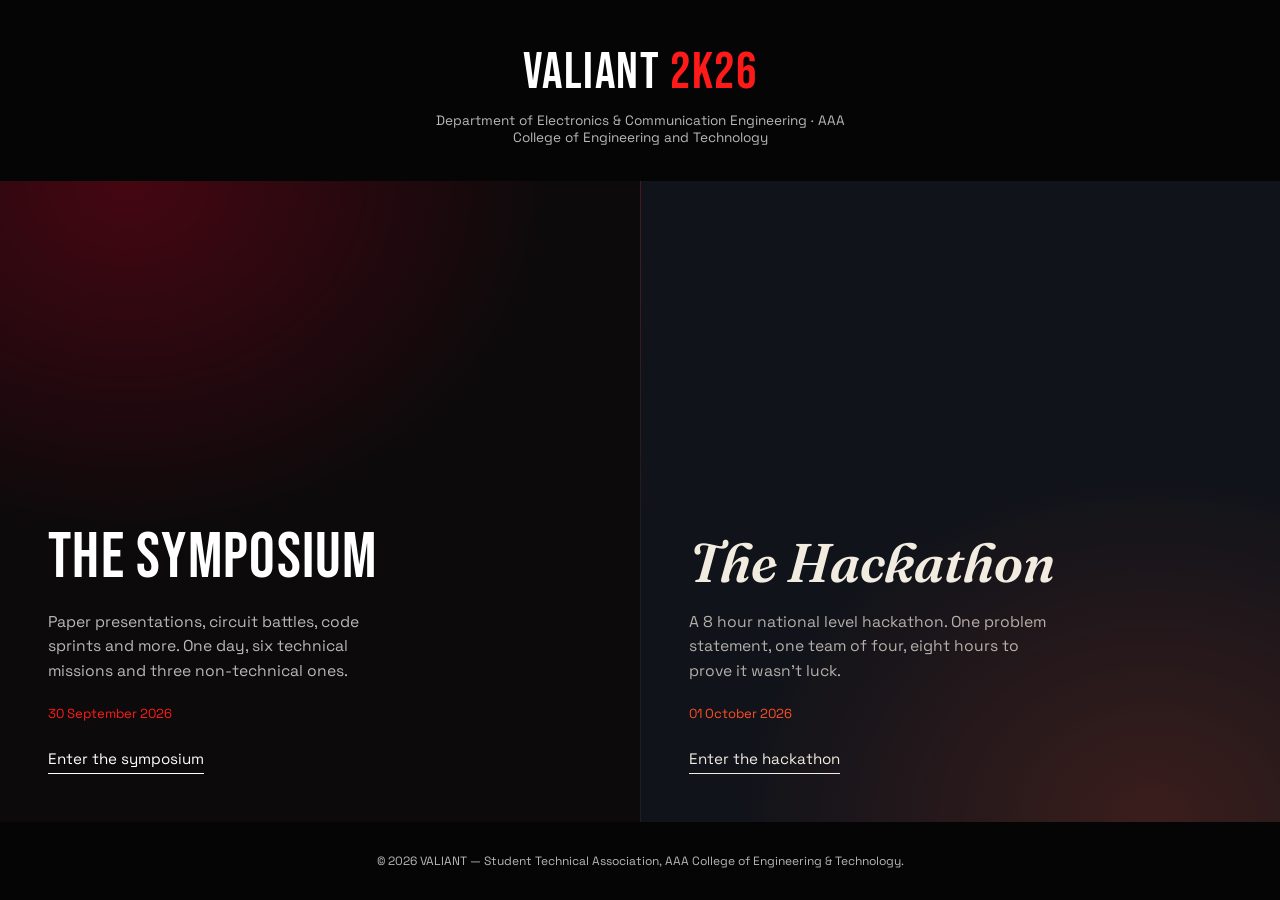
<file: index.html>
<!DOCTYPE html>
<html lang="en">
<head>
<meta charset="UTF-8">
<meta name="viewport" content="width=device-width, initial-scale=1.0">
<title>VALIANT 2K26 — Department of ECE, AAA College of Engineering &amp; Technology</title>
<meta name="description" content="VALIANT 2K26 — choose the Technical Symposium or the 24-hour National Level Hackathon, both by the Department of Electronics & Communication Engineering, AAA College of Engineering and Technology.">
<link rel="preconnect" href="https://fonts.googleapis.com">
<link rel="preconnect" href="https://fonts.gstatic.com" crossorigin>
<link href="https://fonts.googleapis.com/css2?family=Bebas+Neue&family=Fraunces:opsz,wght@9..144,400;9..144,500;9..144,600&family=Space+Grotesk:wght@400;500;600&display=swap" rel="stylesheet">
<link rel="stylesheet" href="landing-style.css">
</head>
<body>

<header class="brand-mark">
  <p class="brand-name">Valiant <em>2K26</em></p>
  <p class="brand-dept">Department of Electronics &amp; Communication Engineering &middot; AAA College of Engineering and Technology</p>
</header>

<main class="split">

  <a href="symposium.html" class="panel panel-symposium">
    <div class="panel-inner">
      <h2 class="panel-title">The Symposium</h2>
      <p class="panel-copy">Paper presentations, circuit battles, code sprints and more. One day, six technical missions and three non-technical ones.</p>
      <p class="panel-date">30 September 2026</p>
      <span class="panel-cta">Enter the symposium</span>
    </div>
  </a>

  <a href="hackathon.html" class="panel panel-hackathon">
    <div class="panel-inner">
      <h2 class="panel-title">The Hackathon</h2>
      <p class="panel-copy">A 8 hour national level hackathon. One problem statement, one team of four, eight hours to prove it wasn't luck.</p>
      <p class="panel-date">01 October 2026</p>
      <span class="panel-cta">Enter the hackathon</span>
    </div>
  </a>

</main>

<footer class="landing-footer">
  <p>&copy; 2026 VALIANT — Student Technical Association, AAA College of Engineering &amp; Technology.</p>
</footer>

</body>
</html>
</file>
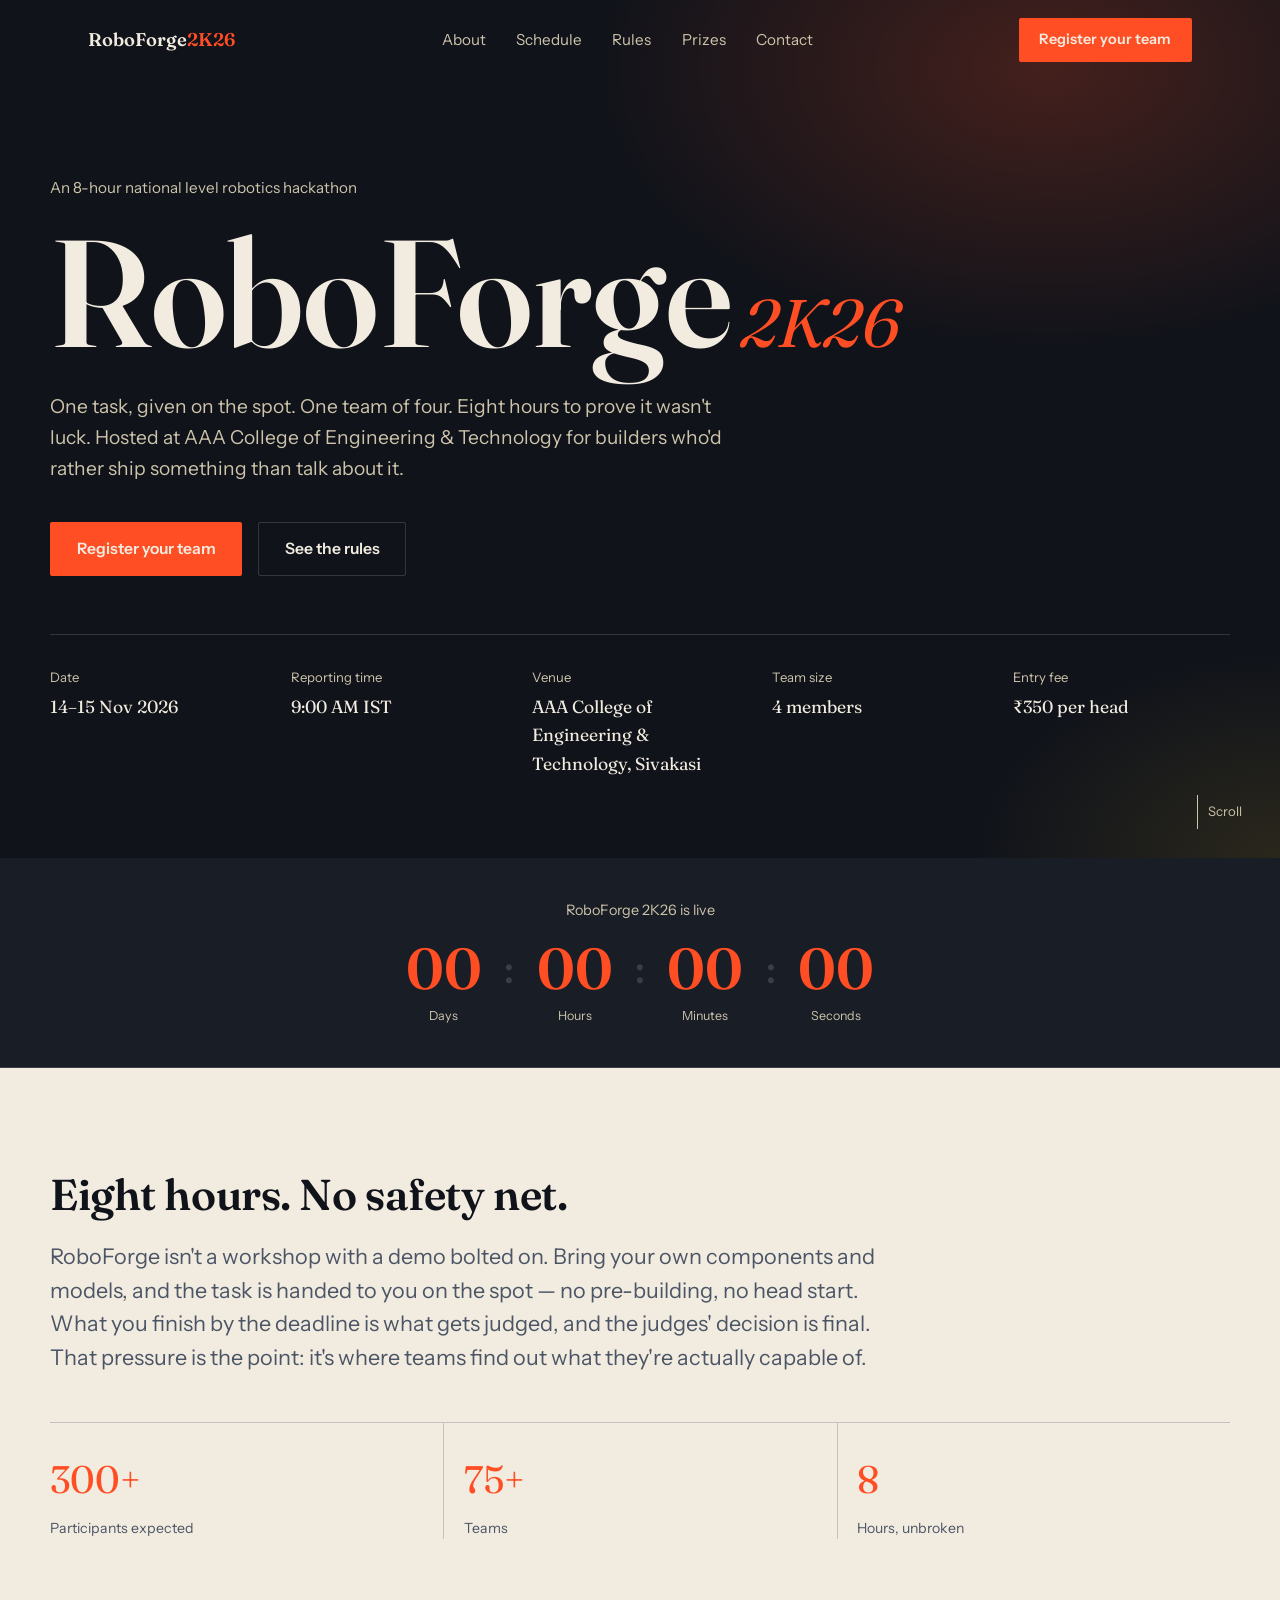
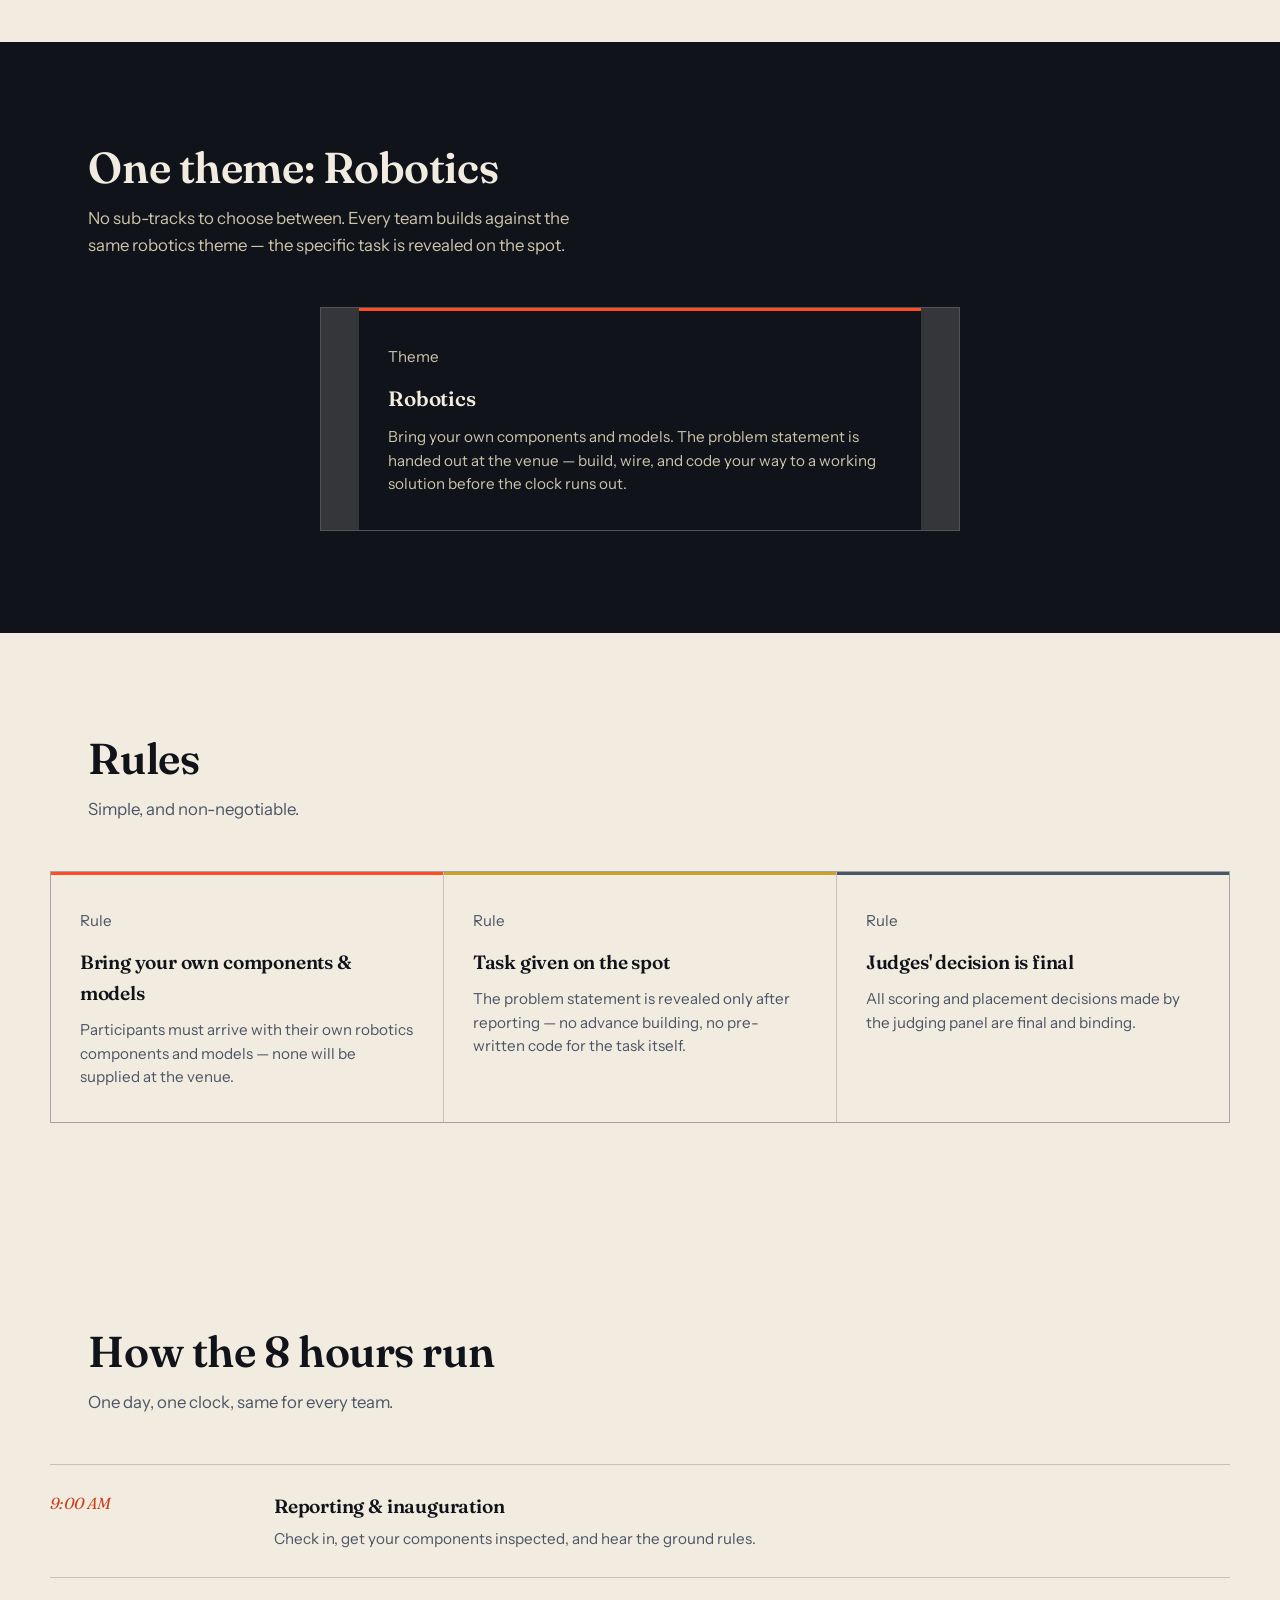
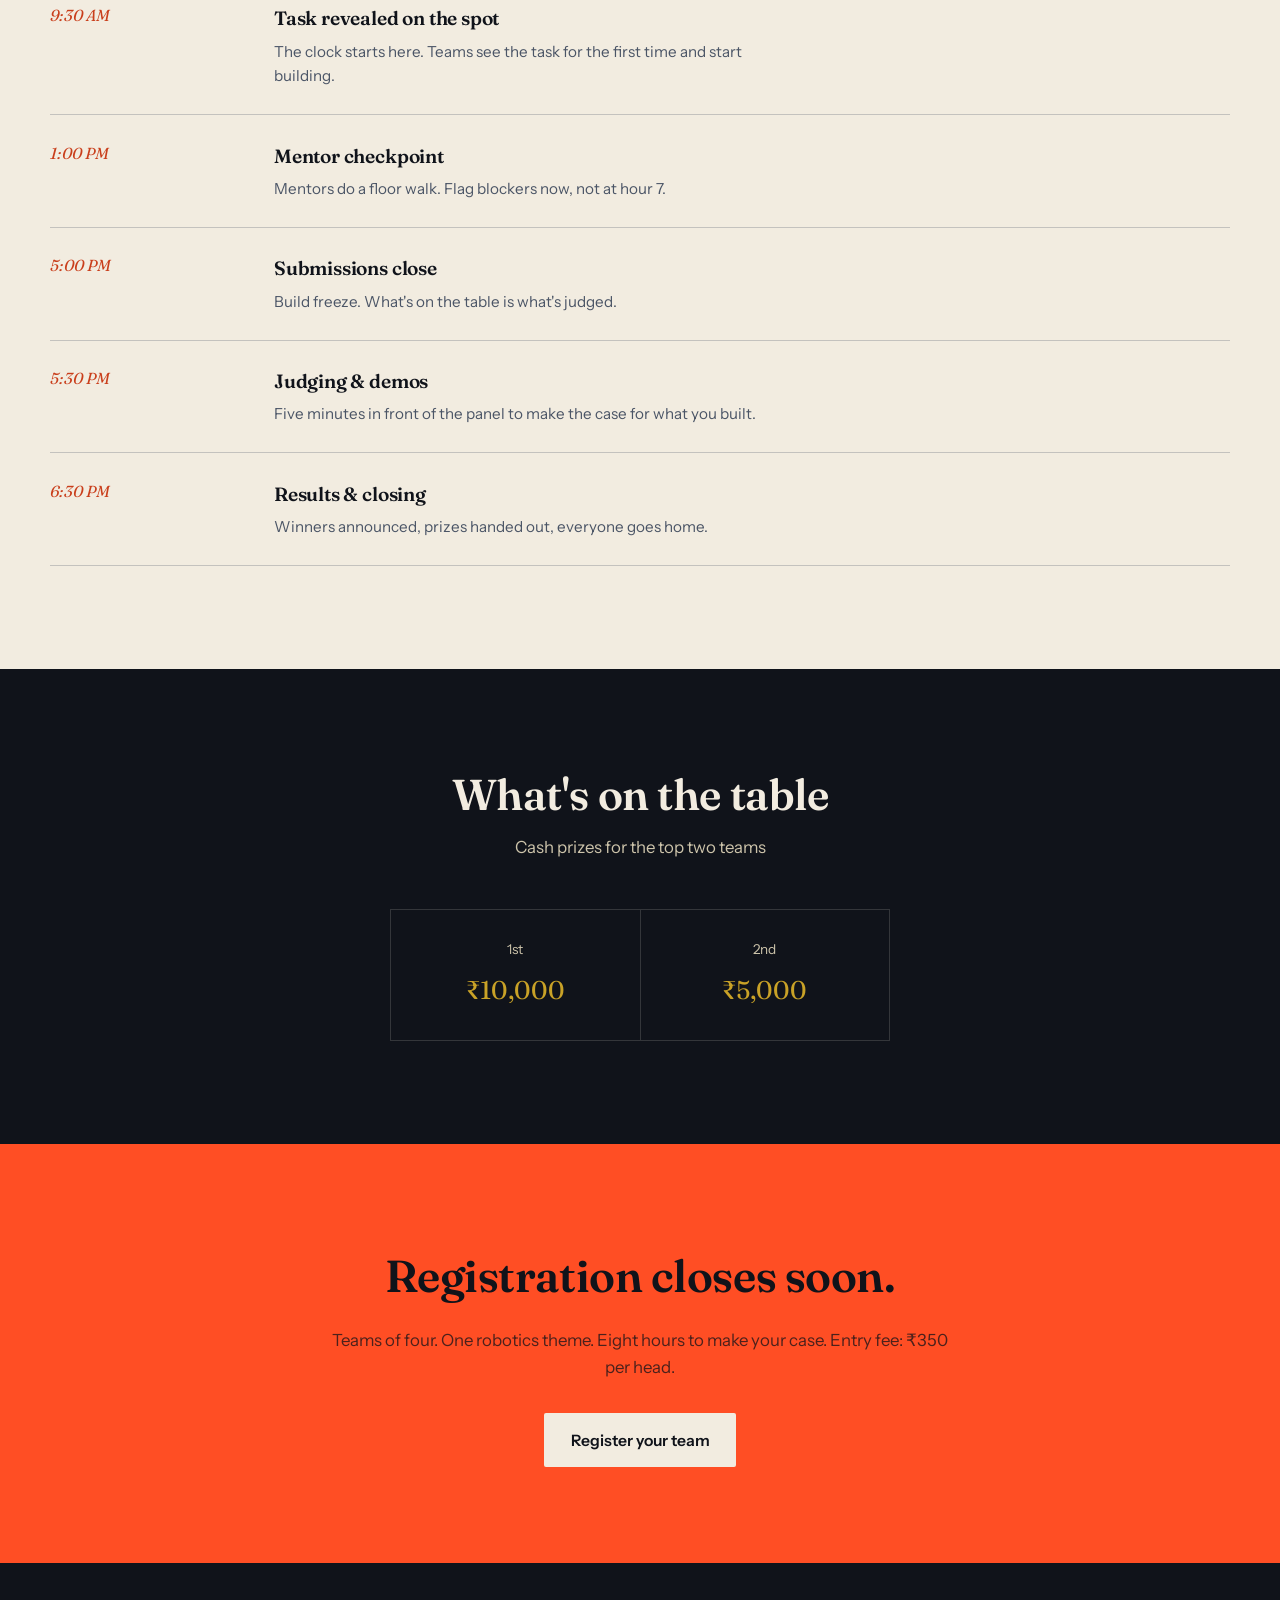
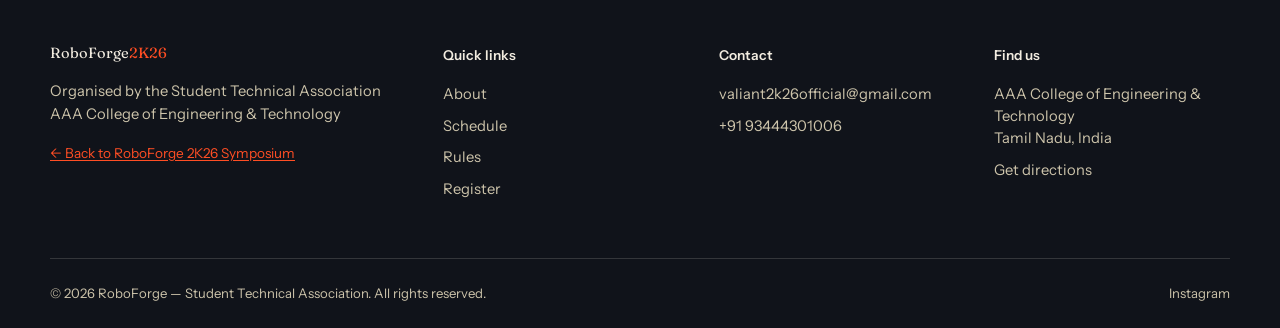
<file: hackathon.html>
<!DOCTYPE html>
<html lang="en">
<head>
<meta charset="UTF-8">
<meta name="viewport" content="width=device-width, initial-scale=1.0">
<title>ROBOFORGE NATIONAL LEVEL TECHNICAL HACKATHON - 2K26</title>
<meta name="description" content="RoboForge 2K26 — an 8-hour national level robotics hackathon. Bring your build, take on the task.">
<link rel="preconnect" href="https://fonts.googleapis.com">
<link rel="preconnect" href="https://fonts.gstatic.com" crossorigin>
<link href="https://fonts.googleapis.com/css2?family=Fraunces:opsz,wght@9..144,400;9..144,500;9..144,600;9..144,700;9..144,900&family=Instrument+Sans:wght@400;500;600;700&display=swap" rel="stylesheet">
<link rel="stylesheet" href="hackathon-style.css">
</head>
<body>

<!-- ============ NAV ============ -->
<header class="nav" id="nav">
  <div class="nav-inner">
    <a href="#top" class="nav-mark">RoboForge<span>2K26</span></a>

    <nav class="nav-links" id="navLinks">
      <a href="#about">About</a>
      <a href="#timeline">Schedule</a>
      <a href="#rules">Rules</a>
      <a href="#prizes">Prizes</a>
      <a href="#contact">Contact</a>
    </nav>

    <div class="nav-actions">
      <!-- EDIT ME: replace with your real Google Form / registration link -->
      <a href="#register" class="btn btn-ember nav-cta">Register your team</a>
      <button class="nav-toggle" id="navToggle" aria-label="Toggle menu" aria-expanded="false">
        <span></span><span></span><span></span>
      </button>
    </div>
  </div>
</header>

<main id="top">

  <!-- ============ HERO ============ -->
  <section class="hero">
    <div class="hero-inner">
      <p class="hero-kicker">An 8-hour national level robotics hackathon</p>

      <h1 class="hero-title">
        <span class="hero-title-main">RoboForge</span>
        <span class="hero-title-year">2K26</span>
      </h1>

      <p class="hero-sub">
        One task, given on the spot. One team of four. Eight hours to prove
        it wasn't luck. Hosted at AAA College of Engineering &amp; Technology
        for builders who'd rather ship something than talk about it.
      </p>

      <div class="hero-cta-row">
        <a href="#register" class="btn btn-ember">Register your team</a>
        <a href="#rules" class="btn btn-ghost">See the rules</a>
      </div>

      <dl class="hero-meta">
        <div class="hero-meta-item">
          <dt>Date</dt>
          <!-- EDIT ME: confirm the real event date -->
          <dd>14–15 Nov 2026</dd>
        </div>
        <div class="hero-meta-item">
          <dt>Reporting time</dt>
          <dd>9:00 AM IST</dd>
        </div>
        <div class="hero-meta-item">
          <dt>Venue</dt>
          <dd>AAA College of Engineering &amp; Technology, Sivakasi</dd>
        </div>
        <div class="hero-meta-item">
          <dt>Team size</dt>
          <dd>4 members</dd>
        </div>
        <div class="hero-meta-item">
          <dt>Entry fee</dt>
          <dd>&#8377;350 per head</dd>
        </div>
      </dl>
    </div>

    <div class="hero-scroll" aria-hidden="true">
      <span></span>
      <p>Scroll</p>
    </div>
  </section>

  <!-- ============ COUNTDOWN ============ -->
  <section class="countdown" id="countdown">
    <p class="countdown-label">Reporting closes in</p>
    <div class="countdown-clock" id="countdownClock">
      <div class="clock-unit">
        <span class="clock-num" id="cd-days">00</span>
        <span class="clock-word">Days</span>
      </div>
      <span class="clock-sep">:</span>
      <div class="clock-unit">
        <span class="clock-num" id="cd-hours">00</span>
        <span class="clock-word">Hours</span>
      </div>
      <span class="clock-sep">:</span>
      <div class="clock-unit">
        <span class="clock-num" id="cd-mins">00</span>
        <span class="clock-word">Minutes</span>
      </div>
      <span class="clock-sep">:</span>
      <div class="clock-unit">
        <span class="clock-num" id="cd-secs">00</span>
        <span class="clock-word">Seconds</span>
      </div>
    </div>
  </section>

  <!-- ============ ABOUT ============ -->
  <section class="about" id="about">
    <div class="about-inner">
      <h2 class="section-title">Eight hours. No safety net.</h2>
      <p class="about-lead">
        RoboForge isn't a workshop with a demo bolted on. Bring your own
        components and models, and the task is handed to you on the spot —
        no pre-building, no head start. What you finish by the deadline is
        what gets judged, and the judges' decision is final. That pressure
        is the point: it's where teams find out what they're actually
        capable of.
      </p>
      <div class="about-stats">
        <div class="stat">
          <!-- EDIT ME: fill in real numbers as registrations come in -->
          <span class="stat-num">300+</span>
          <span class="stat-word">Participants expected</span>
        </div>
        <div class="stat">
          <span class="stat-num">75+</span>
          <span class="stat-word">Teams</span>
        </div>
        <div class="stat">
          <span class="stat-num">8</span>
          <span class="stat-word">Hours, unbroken</span>
        </div>
      </div>
    </div>
  </section>

  <!-- ============ THEME ============ -->
  <section class="tracks" id="theme">
    <div class="section-head">
      <h2 class="section-title">One theme: Robotics</h2>
      <p class="section-sub">No sub-tracks to choose between. Every team builds against the same robotics theme — the specific task is revealed on the spot.</p>
    </div>

    <div class="track-grid track-grid--single">
      <article class="track-card" style="--accent:#FF4E24">
        <p class="track-index">Theme</p>
        <h3>Robotics</h3>
        <p>Bring your own components and models. The problem statement is handed out at the venue — build, wire, and code your way to a working solution before the clock runs out.</p>
      </article>
    </div>
  </section>

  <!-- ============ RULES ============ -->
  <section class="rules" id="rules">
    <div class="section-head">
      <h2 class="section-title">Rules</h2>
      <p class="section-sub">Simple, and non-negotiable.</p>
    </div>

    <ul class="rules-list">
      <li class="rule-item" style="--accent:#FF4E24">
        <p class="track-index">Rule</p>
        <h3>Bring your own components &amp; models</h3>
        <p>Participants must arrive with their own robotics components and models — none will be supplied at the venue.</p>
      </li>
      <li class="rule-item" style="--accent:#C9A227">
        <p class="track-index">Rule</p>
        <h3>Task given on the spot</h3>
        <p>The problem statement is revealed only after reporting — no advance building, no pre-written code for the task itself.</p>
      </li>
      <li class="rule-item" style="--accent:#4B5566">
        <p class="track-index">Rule</p>
        <h3>Judges' decision is final</h3>
        <p>All scoring and placement decisions made by the judging panel are final and binding.</p>
      </li>
    </ul>
  </section>

  <!-- ============ TIMELINE ============ -->
  <section class="timeline" id="timeline">
    <div class="section-head">
      <h2 class="section-title">How the 8 hours run</h2>
      <p class="section-sub">One day, one clock, same for every team.</p>
    </div>

    <ol class="timeline-list">
      <li class="timeline-item">
        <span class="timeline-time">9:00 AM</span>
        <div>
          <h3>Reporting &amp; inauguration</h3>
          <p>Check in, get your components inspected, and hear the ground rules.</p>
        </div>
      </li>
      <li class="timeline-item">
        <span class="timeline-time">9:30 AM</span>
        <div>
          <h3>Task revealed on the spot</h3>
          <p>The clock starts here. Teams see the task for the first time and start building.</p>
        </div>
      </li>
      <li class="timeline-item">
        <span class="timeline-time">1:00 PM</span>
        <div>
          <h3>Mentor checkpoint</h3>
          <p>Mentors do a floor walk. Flag blockers now, not at hour 7.</p>
        </div>
      </li>
      <li class="timeline-item">
        <span class="timeline-time">5:00 PM</span>
        <div>
          <h3>Submissions close</h3>
          <p>Build freeze. What's on the table is what's judged.</p>
        </div>
      </li>
      <li class="timeline-item">
        <span class="timeline-time">5:30 PM</span>
        <div>
          <h3>Judging &amp; demos</h3>
          <p>Five minutes in front of the panel to make the case for what you built.</p>
        </div>
      </li>
      <li class="timeline-item">
        <span class="timeline-time">6:30 PM</span>
        <div>
          <h3>Results &amp; closing</h3>
          <p>Winners announced, prizes handed out, everyone goes home.</p>
        </div>
      </li>
    </ol>
  </section>

  <!-- ============ PRIZES ============ -->
  <section class="prizes" id="prizes">
    <div class="prizes-inner">
      <h2 class="section-title">What's on the table</h2>
      <p class="prizes-note">Cash prizes for the top two teams</p>
      <div class="prize-tiers prize-tiers--two">
        <div class="prize-tier">
          <span class="prize-rank">1st</span>
          <span class="prize-amount">&#8377;10,000</span>
        </div>
        <div class="prize-tier">
          <span class="prize-rank">2nd</span>
          <span class="prize-amount">&#8377;5,000</span>
        </div>
      </div>
    </div>
  </section>

  <!-- ============ REGISTER CTA ============ -->
  <section class="register" id="register">
    <div class="register-inner">
      <h2>Registration closes soon.</h2>
      <p>Teams of four. One robotics theme. Eight hours to make your case. Entry fee: &#8377;350 per head.</p>
      <!-- EDIT ME: point this at your real registration form -->
      <a href="#" class="btn btn-paper">Register your team</a>
    </div>
  </section>

</main>

<!-- ============ FOOTER ============ -->
<footer class="footer" id="contact">
  <div class="footer-top">
    <div class="footer-brand">
      <p class="footer-mark">RoboForge<span>2K26</span></p>
      <p>Organised by the Student Technical Association<br>AAA College of Engineering &amp; Technology</p>
      <a href="symposium.html" class="back-link">&larr; Back to RoboForge 2K26 Symposium</a>
    </div>

    <div class="footer-col">
      <h4>Quick links</h4>
      <a href="#about">About</a>
      <a href="#timeline">Schedule</a>
      <a href="#rules">Rules</a>
      <a href="#register">Register</a>
    </div>

    <div class="footer-col">
      <h4>Contact</h4>
      <!-- EDIT ME: replace with real contact details -->
      <a href="mailto:valiant2k26official@gmail.com">valiant2k26official@gmail.com</a>
      <a href="tel:+9193444301006">+91 93444301006</a>
      <p></p>
    </div>

    <div class="footer-col">
      <h4>Find us</h4>
      <p>AAA College of Engineering &amp; Technology<br>Tamil Nadu, India</p>
      <a href="https://www.google.com/maps/search/?api=1&query=AAA%20College%20of%20Engineering%20%26%20Technology" target="_blank" rel="noopener">Get directions</a>
    </div>
  </div>

  <div class="footer-bottom">
    <p>© 2026 RoboForge — Student Technical Association. All rights reserved.</p>
    <div class="footer-social">
      <!-- EDIT ME: real social links -->
      <a href="https://www.instagram.com/valiant_2k_26?igsi=c2doODgxZ2U3aGg=" target="_blank" rel="noopener">Instagram</a>
     <!-- <a href="#" target="_blank" rel="noopener">LinkedIn</a>
      <a href="#" target="_blank" rel="noopener">WhatsApp</a>-->
    </div>
  </div>
</footer>

<script src="hackathon-script.js"></script>
</body>
</html>
</file>
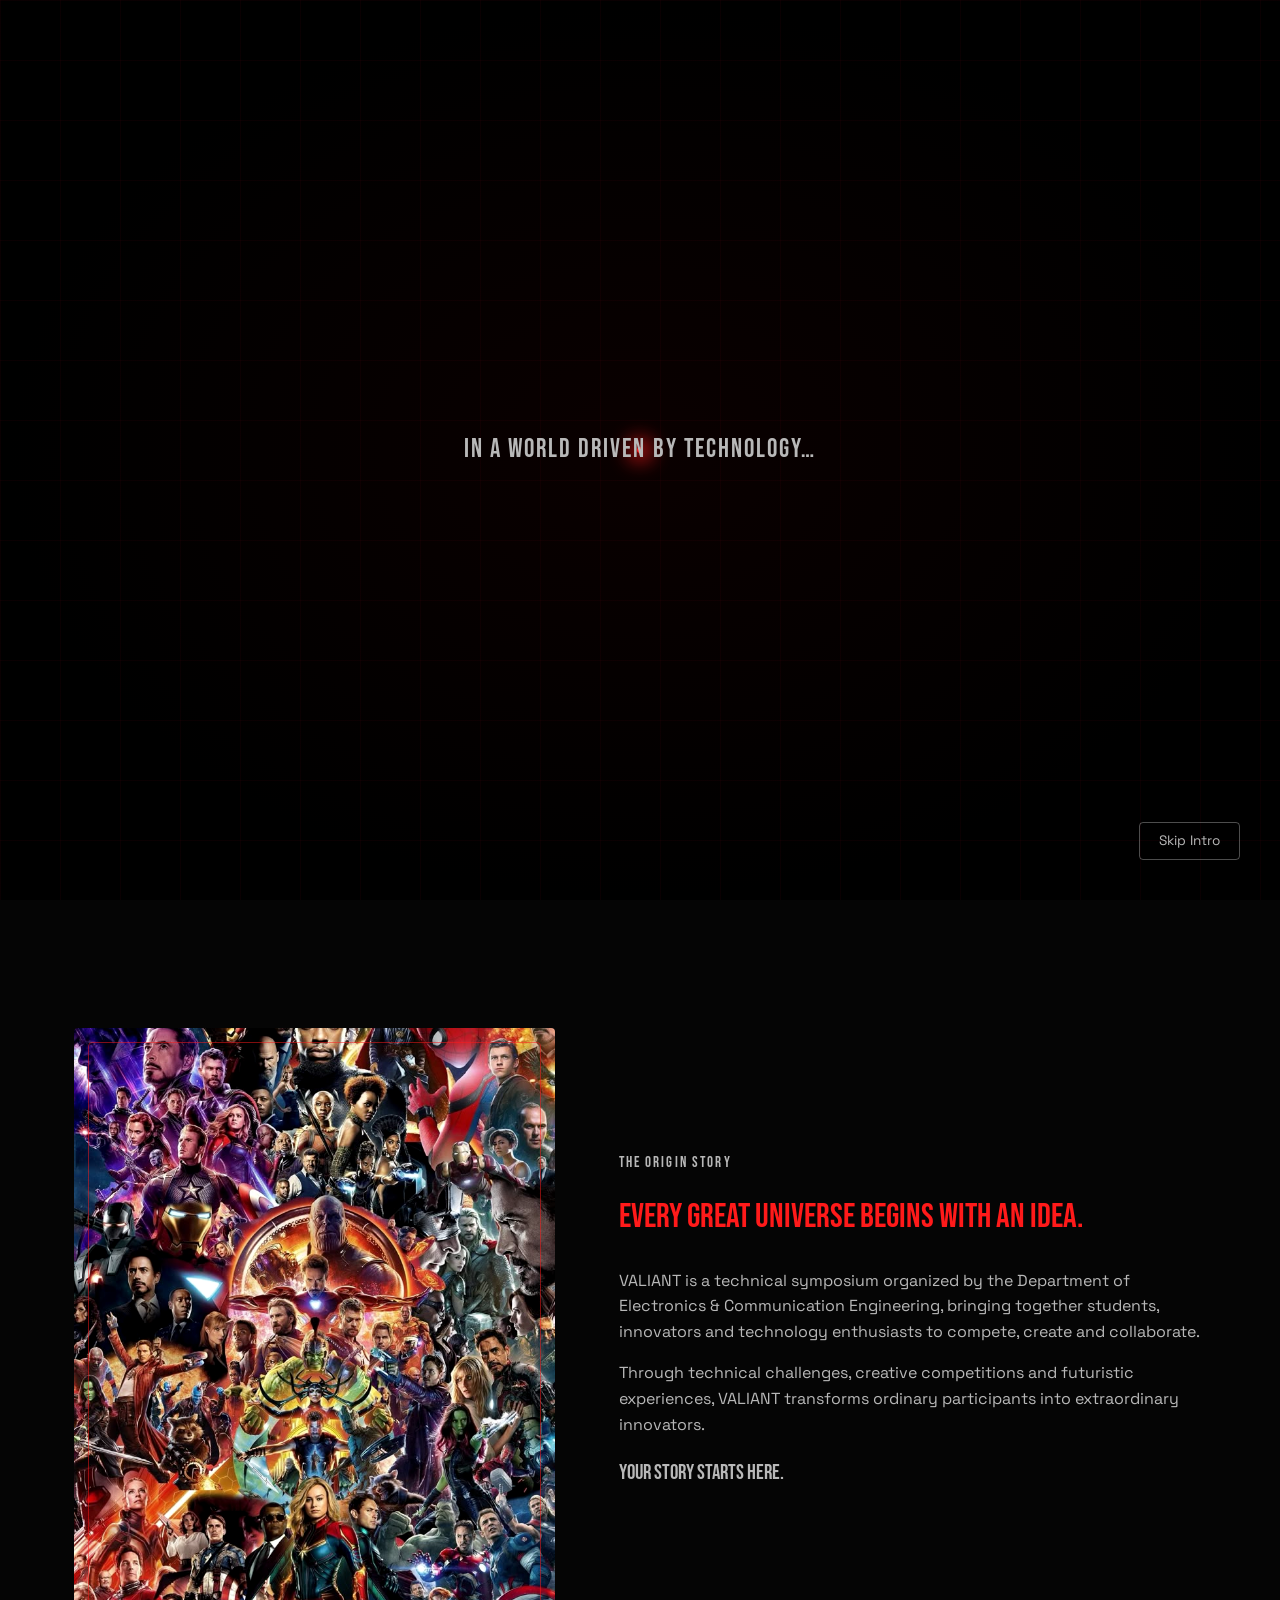
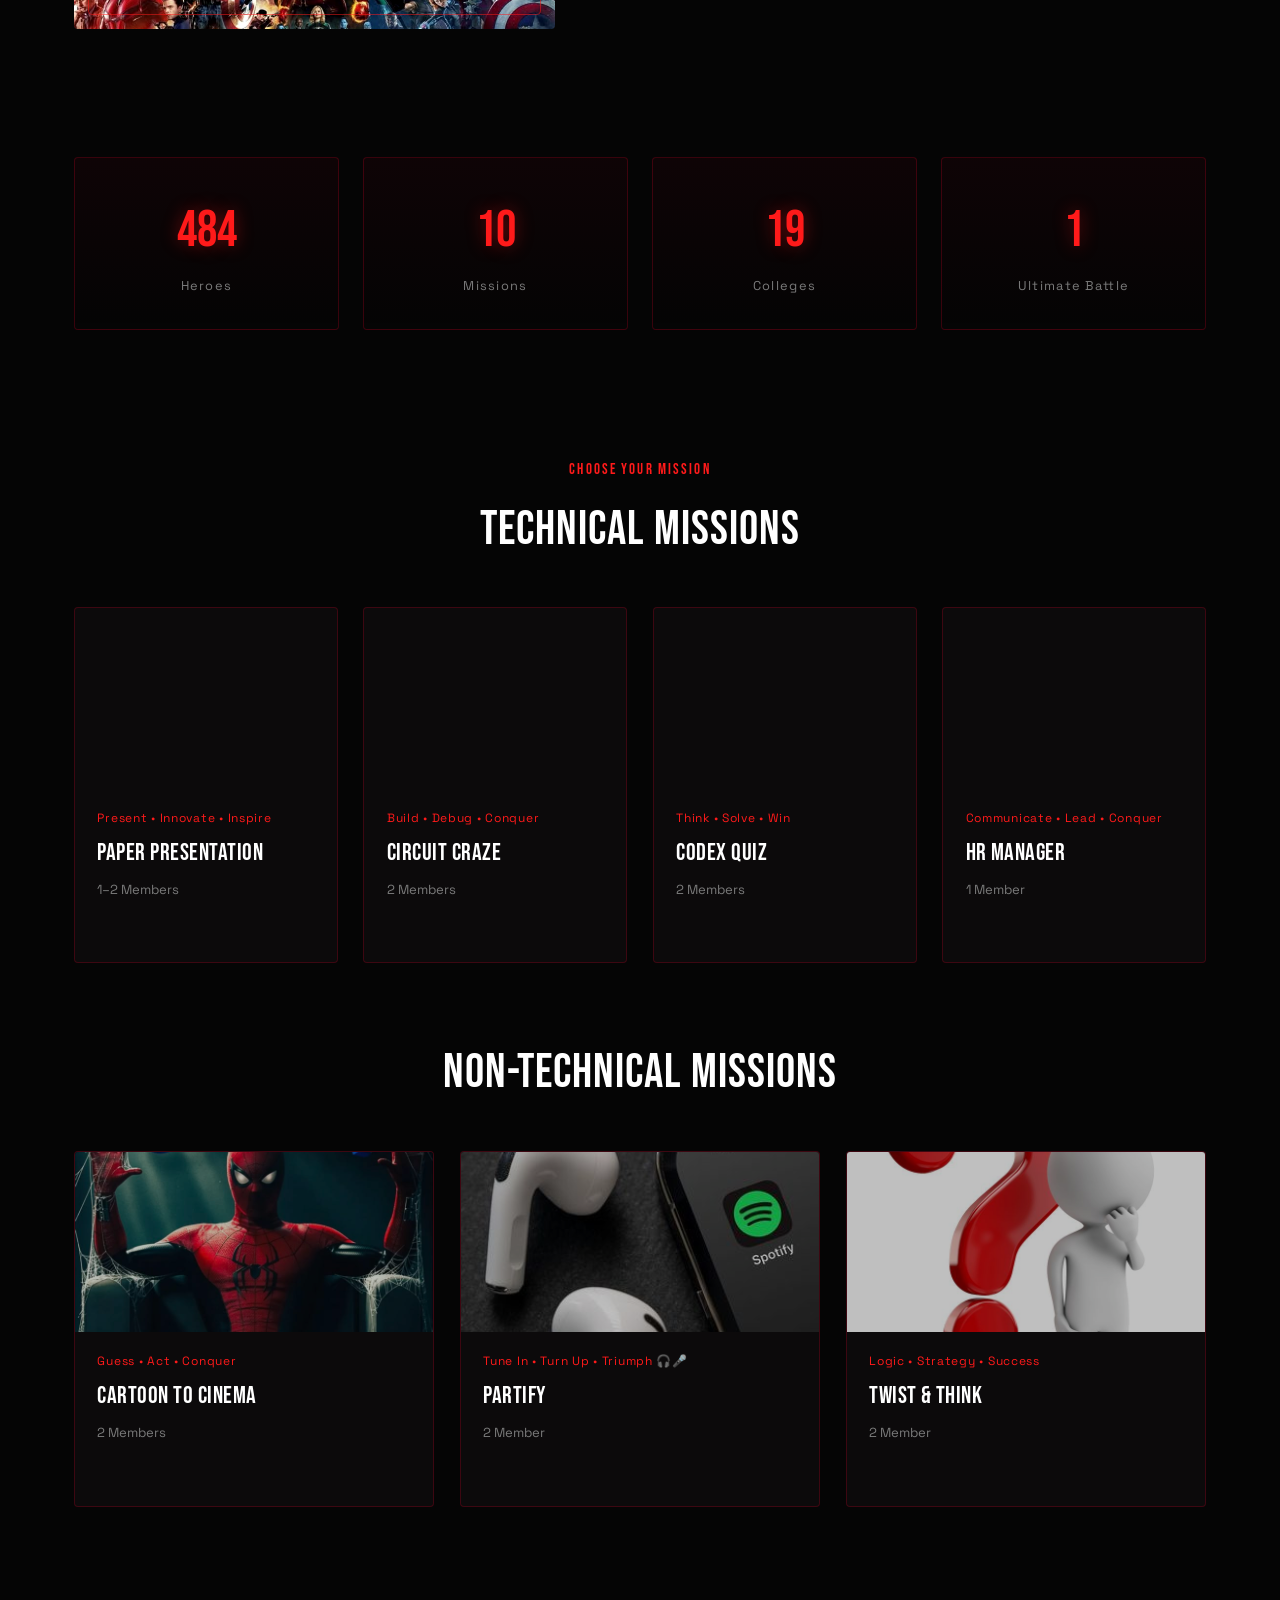
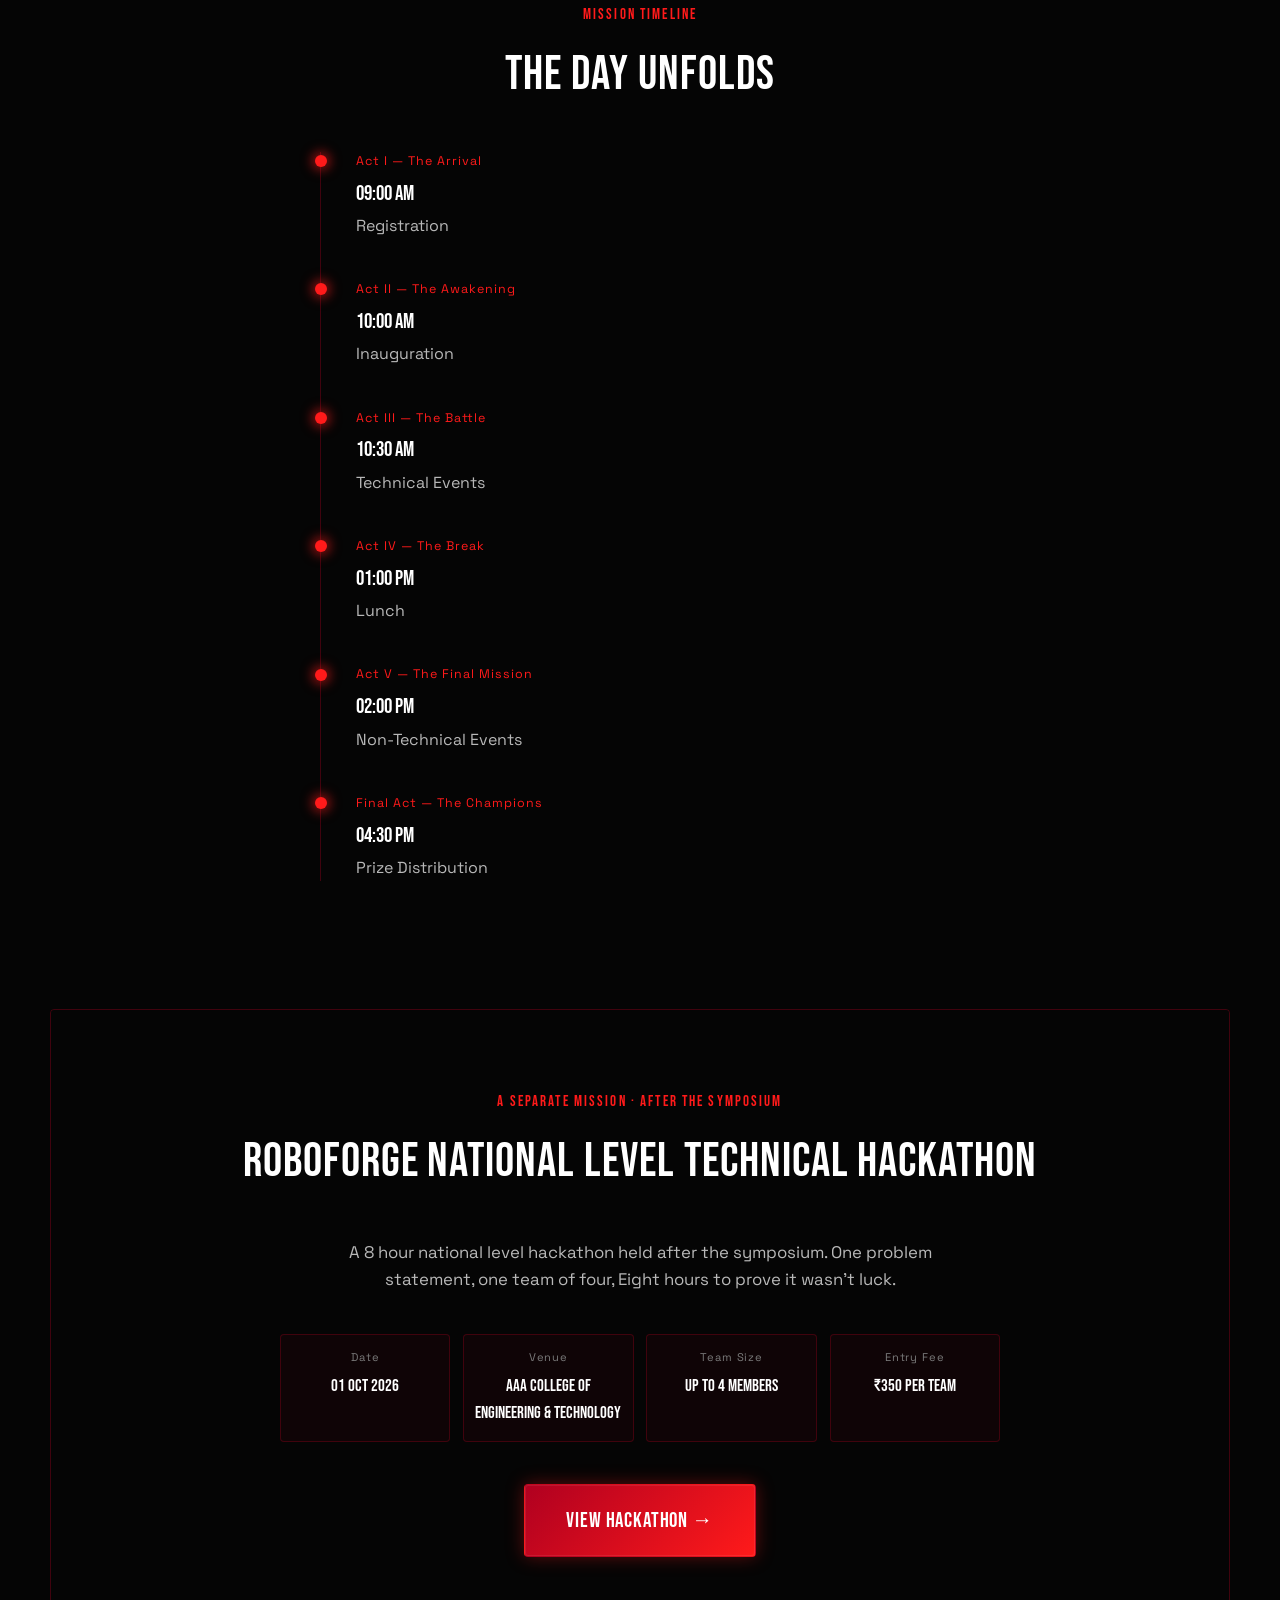
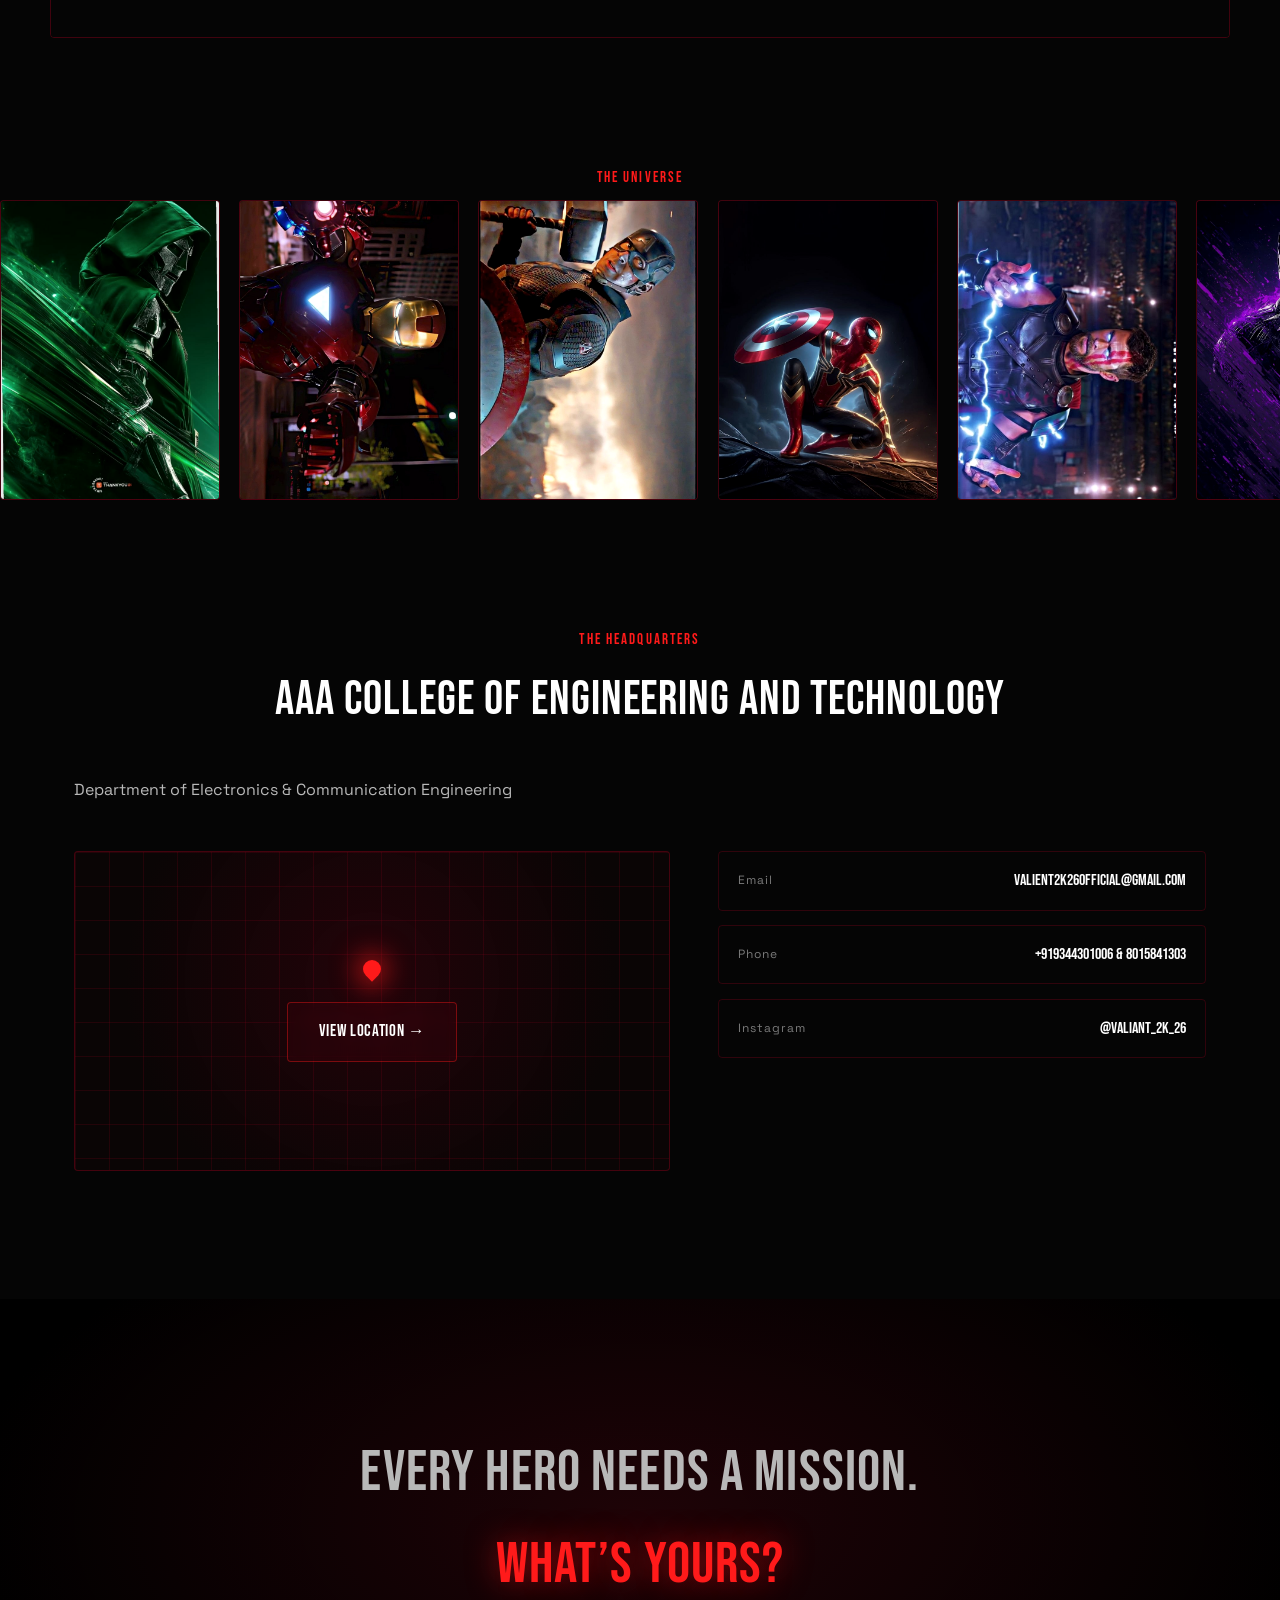
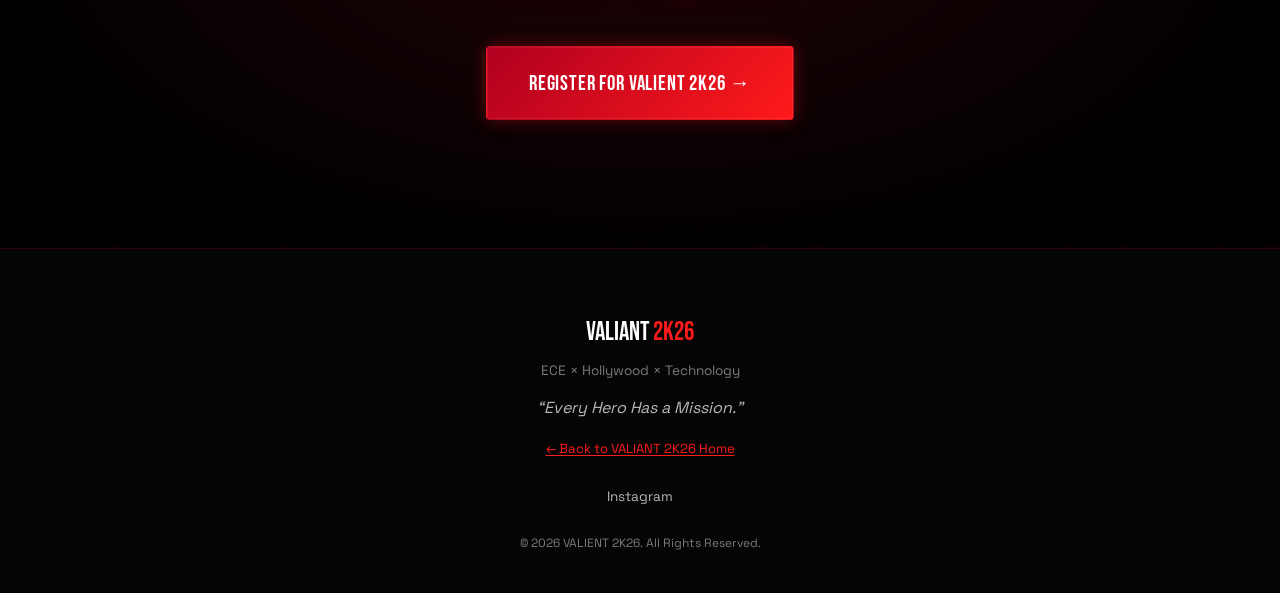
<file: symposium.html>
<!DOCTYPE html>
<html lang="en">
<head>
<meta charset="UTF-8">
<meta name="viewport" content="width=device-width, initial-scale=1.0">
<title>VALIANT 2K26 — National Level Technical Symposium</title>
<meta name="description" content="VALIENT 2K26 — National Level Technical Symposium by the Department of Electronics & Communication Engineering, AAA College of Engineering and Technology.">
<link rel="preconnect" href="https://fonts.googleapis.com">
<link rel="preconnect" href="https://fonts.gstatic.com" crossorigin>
<link href="https://fonts.googleapis.com/css2?family=Bebas+Neue&family=Space+Grotesk:wght@400;500;600;700&display=swap" rel="stylesheet">
<link rel="stylesheet" href="style.css">
</head>
<body>

<!-- ============================= -->
<!-- CINEMATIC INTRO                -->
<!-- ============================= -->
<div id="intro" class="intro">
  <div class="intro-spark"></div>
  <div class="intro-lines"></div>
  <p class="intro-line" id="introLine1">IN A WORLD DRIVEN BY TECHNOLOGY&hellip;</p>
  <p class="intro-line" id="introLine2">A NEW GENERATION OF HEROES WILL RISE.</p>
  <h1 class="intro-title" id="introTitle">VALIANT <span>2K26</span></h1>
  <p class="intro-line intro-final" id="introFinal">THE MISSION BEGINS.</p>
  <button id="skipIntro" class="skip-btn">Skip Intro</button>
</div>

<!-- ============================= -->
<!-- NAVIGATION                     -->
<!-- ============================= -->
<header class="navbar" id="navbar">
  <div class="nav-inner">
    <a href="#home" class="nav-logo"><span class="nav-emblem"></span>VALIENT <em>2K26</em></a>

    <button class="nav-toggle" id="navToggle" aria-label="Open menu" aria-expanded="false">
      <span></span><span></span><span></span>
    </button>

    <nav class="nav-links" id="navLinks">
      <a href="#home" class="nav-link">Home</a>

      <div class="nav-dropdown">
        <button class="nav-link nav-drop-btn" aria-expanded="false">Technical <svg class="chev" viewBox="0 0 12 8"><path d="M1 1l5 5 5-5"/></svg></button>
        <div class="dropdown-panel" id="technicalPanel"></div>
      </div>

      <div class="nav-dropdown">
        <button class="nav-link nav-drop-btn" aria-expanded="false">Non-Technical <svg class="chev" viewBox="0 0 12 8"><path d="M1 1l5 5 5-5"/></svg></button>
        <div class="dropdown-panel" id="nonTechnicalPanel"></div>
      </div>

      <a href="#about" class="nav-link">About</a>
      <a id="registerLinkNav" href="#" target="_blank" rel="noopener" class="nav-register">Register</a>
    </nav>
  </div>
</header>

<main>

<!-- ============================= -->
<!-- HERO                           -->
<!-- ============================= -->
<section id="home" class="hero">
  <div class="hero-bg" id="heroBg"></div>
  <div class="hero-overlay"></div>
  <div class="hero-particles" id="heroParticles"></div>
  <div class="hero-grain"></div>

  <div class="hero-content">
    <p class="hero-eyebrow">ECE &middot; National Level Technical Symposium</p>
    <h1 class="hero-title">VALIANT <span>2K26</span></h1>
    <p class="hero-sub">The Next Generation of Innovators</p>
    <p class="hero-sub2">ECE &times; Hollywood &times; Technology</p>
    <p class="hero-tagline">&ldquo;Every hero has a mission.&rdquo;</p>
    <p class="hero-fee-note">Registration Fee: <strong>&#8377;250</strong> &middot; Hackathon Entry: <strong>+&#8377;350</strong></p>

    <div class="hero-actions">
      <a href="#events" class="btn btn-ghost">Enter the Universe</a>
      <a id="registerLinkHero" href="#" target="_blank" rel="noopener" class="btn btn-primary">Register Now</a>
    </div>

    <div class="countdown" id="countdown">
      <p class="countdown-label">The mission begins in</p>
      <div class="countdown-grid">
        <div class="countdown-unit"><span id="cdDays">00</span><small>Days</small></div>
        <div class="countdown-unit"><span id="cdHours">00</span><small>Hours</small></div>
        <div class="countdown-unit"><span id="cdMins">00</span><small>Minutes</small></div>
        <div class="countdown-unit"><span id="cdSecs">00</span><small>Seconds</small></div>
      </div>
    </div>
  </div>

  <div class="scroll-cue"><span></span></div>
</section>

<!-- ============================= -->
<!-- ABOUT / ORIGIN STORY           -->
<!-- ============================= -->
<section id="about" class="origin">
  <div class="origin-image">
    <img id="aboutImg" src="" alt="VALIANT 2K26">
    <div class="origin-frame"></div>
  </div>
  <div class="origin-text">
    <p class="section-kicker">The Origin Story</p>
    <blockquote>Every great universe begins with an idea.</blockquote>
    <p>VALIANT is a technical symposium organized by the Department of Electronics &amp; Communication Engineering, bringing together students, innovators and technology enthusiasts to compete, create and collaborate.</p>
    <p>Through technical challenges, creative competitions and futuristic experiences, VALIANT transforms ordinary participants into extraordinary innovators.</p>
    <p class="origin-close">Your story starts here.</p>
  </div>
</section>

<!-- ============================= -->
<!-- STATS                          -->
<!-- ============================= -->
<section class="stats">
  <div class="stat"><span class="stat-num" data-target="500">0</span><small>Heroes</small></div>
  <div class="stat"><span class="stat-num" data-target="10">0</span><small>Missions</small></div>
  <div class="stat"><span class="stat-num" data-target="20">0</span><small>Colleges</small></div>
  <div class="stat"><span class="stat-num" data-target="1">0</span><small>Ultimate Battle</small></div>
</section>

<!-- ============================= -->
<!-- EVENTS / MISSIONS              -->
<!-- ============================= -->
<section id="events" class="missions">
  <p class="section-kicker center">Choose Your Mission</p>
  <h2 class="section-title center">Technical Missions</h2>
  <div class="mission-grid" id="technicalGrid"></div>

  <h2 class="section-title center non-tech-heading">Non-Technical Missions</h2>
  <div class="mission-grid" id="nonTechnicalGrid"></div>
</section>

<!-- ============================= -->
<!-- MISSION BRIEFING MODAL         -->
<!-- ============================= -->
<div class="modal-backdrop" id="modalBackdrop">
  <div class="modal" role="dialog" aria-modal="true">
    <button class="modal-close" id="modalClose" aria-label="Close">&times;</button>
    <p class="modal-kicker">Mission Briefing</p>
    <h3 class="modal-title" id="modalTitle"></h3>
    <p class="modal-tagline" id="modalTagline"></p>
    <p class="modal-desc" id="modalDesc"></p>
    <p class="modal-rules" id="modalrules"></p>
    <div class="modal-meta">
      <div><span>Team Size</span><strong id="modalTeam"></strong></div>
      <div><span>Coordinator 1</span><strong id="modalFee"></strong></div>
      <div><span>Coordinator 2</span><strong id="modalVenue"></strong></div>
     

    </div>
    <!--<a href="#" target="_blank" rel="noopener" class="btn btn-primary modal-cta" id="modalCta">Accept Mission &rarr;</a>-->
  </div>
</div>

<!-- ============================= -->
<!-- TIMELINE                       -->
<!-- ============================= -->
<section class="timeline-section">
  <p class="section-kicker center">Mission Timeline</p>
  <h2 class="section-title center">The Day Unfolds</h2>
  <div class="timeline" id="timeline">
    <div class="tl-item">
      <div class="tl-marker"></div>
      <div class="tl-content">
        <p class="tl-act">Act I &mdash; The Arrival</p>
        <p class="tl-time">09:00 AM</p>
        <p class="tl-label">Registration</p>
      </div>
    </div>
    <div class="tl-item">
      <div class="tl-marker"></div>
      <div class="tl-content">
        <p class="tl-act">Act II &mdash; The Awakening</p>
        <p class="tl-time">10:00 AM</p>
        <p class="tl-label">Inauguration</p>
      </div>
    </div>
    <div class="tl-item">
      <div class="tl-marker"></div>
      <div class="tl-content">
        <p class="tl-act">Act III &mdash; The Battle</p>
        <p class="tl-time">10:30 AM</p>
        <p class="tl-label">Technical Events</p>
      </div>
    </div>
    <div class="tl-item">
      <div class="tl-marker"></div>
      <div class="tl-content">
        <p class="tl-act">Act IV &mdash; The Break</p>
        <p class="tl-time">01:00 PM</p>
        <p class="tl-label">Lunch</p>
      </div>
    </div>
    <div class="tl-item">
      <div class="tl-marker"></div>
      <div class="tl-content">
        <p class="tl-act">Act V &mdash; The Final Mission</p>
        <p class="tl-time">02:00 PM</p>
        <p class="tl-label">Non-Technical Events</p>
      </div>
    </div>
    <div class="tl-item">
      <div class="tl-marker"></div>
      <div class="tl-content">
        <p class="tl-act">Final Act &mdash; The Champions</p>
        <p class="tl-time">04:30 PM</p>
        <p class="tl-label">Prize Distribution</p>
      </div>
    </div>
  </div>
</section>

<!-- ============================= -->
<!-- HACKATHON (separate event, after the symposium) -->
<!-- ============================= -->
<section id="hackathon" class="hackathon-cta">
  <div class="hackathon-bg" id="hackathonBg"></div>
  <div class="hackathon-overlay"></div>
  <div class="hackathon-inner">
    <p class="section-kicker center">A Separate Mission &middot; After the Symposium</p>
    <h2 class="section-title center">ROBOFORGE National Level Technical Hackathon</h2>
    <p class="hackathon-blurb" id="hackathonBlurb"></p>

    <div class="hackathon-facts">
      <div class="hackathon-fact"><span>Date</span><strong id="hackathonDate"></strong></div>
      <div class="hackathon-fact"><span>Venue</span><strong id="hackathonVenue"></strong></div>
      <div class="hackathon-fact"><span>Team Size</span><strong id="hackathonTeam"></strong></div>
      <div class="hackathon-fact"><span>Entry Fee</span><strong id="hackathonFee"></strong></div>
    </div>

    <a id="hackathonLink" href="hackathon.html" target="_blank" rel="noopener" class="btn btn-primary btn-large">View Hackathon &rarr;</a>
  </div>
</section>

<!-- ============================= -->
<!-- HERO GALLERY (scrolling)       -->
<!-- Add your own hero/character images below in script.js (heroShowcase array). -->
<!-- ============================= -->
<section class="hero-showcase">
  <p class="section-kicker center">The Universe</p>
  <div class="hero-showcase-track" id="heroShowcaseTrack"></div>
</section>

<!-- ============================= -->
<!-- HEADQUARTERS / CONTACT         -->
<!-- ============================= -->
<section class="hq">
  <p class="section-kicker center">The Headquarters</p>
  <h2 class="section-title center">AAA College of Engineering and Technology</h2>
  <p class="hq-dept center">Department of Electronics &amp; Communication Engineering</p>

  <div class="hq-grid">
    <div class="hq-map">
      <div class="hq-map-frame">
        <div class="hq-map-grid"></div>
        <div class="hq-map-pin"></div>
        <a id="hqLocationLink" href="#" target="_blank" rel="noopener" class="btn btn-ghost hq-map-btn">View Location &rarr;</a>
      </div>
    </div>
    <div class="hq-info">
      <a id="hqEmail" href="mailto:" class="hq-row"><span>Email</span><strong>valient2k26@aaacet.edu.in</strong></a>
      <a id="hqPhone" href="tel:" class="hq-row"><span>Phone</span><strong>+91 90000 00000</strong></a>
      <a id="hqInstagram" href="#" target="_blank" rel="noopener" class="hq-row"><span>Instagram</span><strong>@valiant_2k_26</strong></a>
    </div>
  </div>
</section>

<!-- ============================= -->
<!-- FINAL CTA                      -->
<!-- ============================= -->
<section class="final-cta">
  <div class="final-particles" id="finalParticles"></div>
  <h2>Every hero needs a mission.</h2>
  <h2 class="final-cta-em">What&rsquo;s yours?</h2>
  <a id="registerLinkFinal" href="#" target="_blank" rel="noopener" class="btn btn-primary btn-large">Register for VALIENT 2K26 &rarr;</a>
</section>

</main>

<!-- ============================= -->
<!-- FOOTER                         -->
<!-- ============================= -->
<footer class="footer">
  <p class="footer-logo">VALIANT <em>2K26</em></p>
  <p class="footer-tag">ECE &times; Hollywood &times; Technology</p>
  <p class="footer-quote">&ldquo;Every Hero Has a Mission.&rdquo;</p>
  <a href="index.html" class="footer-home-link">&larr; Back to VALIANT 2K26 Home</a>
  <div class="footer-socials">
    <a id="footerInstagram" href="#" target="_blank" rel="noopener">Instagram</a>
  </div>
  <p class="footer-copy">&copy; 2026 VALIENT 2K26. All Rights Reserved.</p>
</footer>

<script src="script.js"></script>
</body>
</html>
</file>
<file: landing-style.css>
/* =========================================================
   VALIANT 2K26 — landing (choose Symposium or Hackathon)
   Each panel borrows its destination page's own palette and
   display face, so the choice previews where it leads.
   ========================================================= */
:root {
  --black: #050505;
  --white: #ffffff;
  --silver: #b8b8b8;

  /* symposium palette */
  --symp-bg: #0c0a0b;
  --symp-red: #b00020;
  --symp-bright: #ff1a1a;

  /* hackathon palette */
  --hack-bg: #10131a;
  --hack-paper: #f2ece0;
  --hack-ember: #ff4e24;

  --font-display-symp: "Bebas Neue", "Arial Narrow", sans-serif;
  --font-display-hack: "Fraunces", Georgia, serif;
  --font-body: "Space Grotesk", -apple-system, BlinkMacSystemFont, "Segoe UI", sans-serif;
}

* { box-sizing: border-box; }

html, body {
  height: 100%;
}

body {
  margin: 0;
  background: var(--black);
  color: var(--white);
  font-family: var(--font-body);
  display: flex;
  flex-direction: column;
  min-height: 100vh;
}

@media (prefers-reduced-motion: reduce) {
  * { transition-duration: 0.001ms !important; }
}

:focus-visible {
  outline: 2px solid var(--symp-bright);
  outline-offset: -3px;
}

/* =========================================================
   Brand mark
   ========================================================= */
.brand-mark {
  text-align: center;
  padding: 2.6rem 1.5rem 2.2rem;
}
.brand-name {
  font-family: var(--font-display-symp);
  font-size: clamp(2.2rem, 5vw, 3.2rem);
  letter-spacing: 0.03em;
  margin: 0;
}
.brand-name em { font-style: normal; color: var(--symp-bright); }
.brand-dept {
  margin: 0.6rem 0 0;
  color: var(--silver);
  font-size: 0.85rem;
  max-width: 46ch;
  margin-inline: auto;
}

/* =========================================================
   Split panels
   ========================================================= */
.split {
  flex: 1;
  display: flex;
  min-height: 0;
}

.panel {
  position: relative;
  flex: 1;
  display: flex;
  align-items: flex-end;
  padding: 3rem;
  color: inherit;
  text-decoration: none;
  overflow: hidden;
  transition: flex-grow 0.5s cubic-bezier(0.22, 1, 0.36, 1);
}
.split:hover .panel { flex-grow: 0.85; }
.split:hover .panel:hover { flex-grow: 1.3; }

.panel-symposium {
  background:
    radial-gradient(120% 100% at 20% 0%, rgba(176, 0, 32, 0.35), transparent 55%),
    var(--symp-bg);
  border-right: 1px solid rgba(255, 255, 255, 0.08);
}
.panel-hackathon {
  background:
    radial-gradient(120% 100% at 80% 100%, rgba(255, 78, 36, 0.18), transparent 55%),
    var(--hack-bg);
}

.panel-inner {
  position: relative;
  max-width: 30rem;
}

.panel-symposium .panel-title {
  font-family: var(--font-display-symp);
  font-weight: 400;
  letter-spacing: 0.02em;
  font-size: clamp(2.4rem, 5.5vw, 4rem);
  margin: 0 0 0.9rem;
  color: var(--white);
}
.panel-hackathon .panel-title {
  font-family: var(--font-display-hack);
  font-weight: 600;
  font-style: italic;
  font-size: clamp(2.1rem, 4.6vw, 3.4rem);
  margin: 0 0 0.9rem;
  color: var(--hack-paper);
}

.panel-copy {
  font-size: 0.98rem;
  line-height: 1.55;
  max-width: 36ch;
  margin: 0 0 1.4rem;
}
.panel-symposium .panel-copy { color: var(--silver); }
.panel-hackathon .panel-copy { color: rgba(242, 236, 224, 0.72); }

.panel-date {
  font-size: 0.82rem;
  margin: 0 0 1.6rem;
}
.panel-symposium .panel-date { color: var(--symp-bright); }
.panel-hackathon .panel-date { color: var(--hack-ember); }

.panel-cta {
  display: inline-block;
  font-size: 0.95rem;
  padding-bottom: 0.3rem;
  border-bottom: 1px solid currentColor;
  transition: transform 0.3s ease, opacity 0.3s ease;
}
.panel-symposium .panel-cta { color: var(--white); }
.panel-hackathon .panel-cta { color: var(--hack-paper); }
.panel:hover .panel-cta { transform: translateX(6px); }

/* =========================================================
   Footer
   ========================================================= */
.landing-footer {
  text-align: center;
  padding: 1.2rem 1.5rem;
  font-size: 0.75rem;
  color: var(--silver);
  background: var(--black);
}

/* =========================================================
   Responsive — stack vertically on narrow screens
   ========================================================= */
@media (max-width: 760px) {
  .split { flex-direction: column; }
  .split:hover .panel,
  .split:hover .panel:hover { flex-grow: 1; }
  .panel { min-height: 45vh; padding: 2.2rem; }
  .panel-symposium { border-right: none; border-bottom: 1px solid rgba(255,255,255,0.08); }
}
</file>
<file: hackathon-style.css>
/* =========================================================
   ROBOFORGE 2K26 — tokens
   ========================================================= */
:root {
  --ink: #10131a;
  --ink-soft: #191d26;
  --paper: #f2ece0;
  --paper-dim: #cdc4ab;
  --ember: #ff4e24;
  --ember-dim: #c93e1b;
  --brass: #c9a227;
  --steel: #4b5566;
  --steel-line: rgba(75, 85, 102, 0.28);
  --paper-line: rgba(242, 236, 224, 0.16);

  --font-display: "Fraunces", Georgia, serif;
  --font-body: "Instrument Sans", -apple-system, BlinkMacSystemFont, "Segoe UI", sans-serif;

  --wrap: 1180px;
  --gap: clamp(1.25rem, 3vw, 2.5rem);
}

* { box-sizing: border-box; }

html { scroll-behavior: smooth; }

@media (prefers-reduced-motion: reduce) {
  html { scroll-behavior: auto; }
  * { animation-duration: 0.001ms !important; transition-duration: 0.001ms !important; }
}

body {
  margin: 0;
  background: var(--paper);
  color: var(--ink);
  font-family: var(--font-body);
  font-size: 16px;
  line-height: 1.6;
  -webkit-font-smoothing: antialiased;
}

h1, h2, h3 {
  font-family: var(--font-display);
  margin: 0;
  color: inherit;
  font-weight: 600;
  letter-spacing: -0.01em;
}

p { margin: 0; }

a {
  color: inherit;
  text-decoration: none;
}

:focus-visible {
  outline: 2px solid var(--ember);
  outline-offset: 3px;
}

img { max-width: 100%; display: block; }

.section-title {
  font-size: clamp(1.9rem, 3.4vw, 2.7rem);
  line-height: 1.1;
}

.section-sub {
  font-size: 1.05rem;
  color: var(--steel);
  max-width: 46ch;
  margin-top: 0.85rem;
}

.section-head {
  max-width: var(--wrap);
  margin: 0 auto;
  padding: 0 var(--gap);
}

/* =========================================================
   Buttons
   ========================================================= */
.btn {
  display: inline-flex;
  align-items: center;
  gap: 0.5rem;
  padding: 0.85rem 1.6rem;
  font-family: var(--font-body);
  font-weight: 600;
  font-size: 0.98rem;
  border-radius: 2px;
  border: 1px solid transparent;
  cursor: pointer;
  transition: transform 0.15s ease, background 0.15s ease, border-color 0.15s ease;
}
.btn:hover { transform: translateY(-1px); }

.btn-ember {
  background: var(--ember);
  color: var(--paper);
}
.btn-ember:hover { background: var(--ember-dim); }

.btn-ghost {
  background: transparent;
  border-color: var(--steel-line);
  color: var(--ink);
}
.btn-ghost:hover { border-color: var(--ink); }

.btn-paper {
  background: var(--paper);
  color: var(--ink);
}
.btn-paper:hover { background: #ffffff; }

/* =========================================================
   Nav
   ========================================================= */
.nav {
  position: fixed;
  top: 0;
  left: 0;
  right: 0;
  z-index: 100;
  background: rgba(16, 19, 26, 0);
  border-bottom: 1px solid transparent;
  transition: background 0.25s ease, border-color 0.25s ease;
}
.nav.is-scrolled {
  background: rgba(16, 19, 26, 0.94);
  border-color: var(--paper-line);
  backdrop-filter: blur(6px);
}

.nav-inner {
  max-width: var(--wrap);
  margin: 0 auto;
  padding: 1.1rem var(--gap);
  display: flex;
  align-items: center;
  justify-content: space-between;
  gap: 1.5rem;
}

.nav-mark {
  font-family: var(--font-display);
  font-size: 1.15rem;
  font-weight: 600;
  color: var(--paper);
}
.nav-mark span { color: var(--ember); }

.nav-links {
  display: flex;
  gap: 1.9rem;
  font-size: 0.95rem;
  color: var(--paper-dim);
}
.nav-links a:hover { color: var(--paper); }

.nav-actions {
  display: flex;
  align-items: center;
  gap: 1rem;
}

.nav-cta { padding: 0.6rem 1.2rem; font-size: 0.9rem; }

.nav-toggle {
  display: none;
  flex-direction: column;
  justify-content: center;
  gap: 5px;
  width: 34px;
  height: 34px;
  background: none;
  border: none;
  cursor: pointer;
}
.nav-toggle span {
  height: 2px;
  background: var(--paper);
  border-radius: 1px;
}

/* =========================================================
   Hero
   ========================================================= */
.hero {
  position: relative;
  background: var(--ink);
  color: var(--paper);
  padding: clamp(7.5rem, 16vw, 11rem) var(--gap) 5rem;
  overflow: hidden;
}
.hero::before {
  content: "";
  position: absolute;
  inset: 0;
  background:
    radial-gradient(60% 55% at 82% 8%, rgba(255, 78, 36, 0.22), transparent 60%),
    radial-gradient(40% 40% at 100% 100%, rgba(201, 162, 39, 0.14), transparent 60%);
  pointer-events: none;
}

.hero-inner {
  position: relative;
  max-width: var(--wrap);
  margin: 0 auto;
}

.hero-kicker {
  font-size: 0.95rem;
  color: var(--paper-dim);
  margin-bottom: 1.4rem;
}
.hero-kicker-link {
  text-decoration: underline;
  text-underline-offset: 2px;
  color: var(--ember);
}
.hero-kicker-link:hover { color: var(--paper); }

.hero-title {
  display: flex;
  align-items: baseline;
  flex-wrap: wrap;
  gap: 0.1em 0.5rem;
  line-height: 0.92;
}
.hero-title-main {
  font-size: clamp(4rem, 13vw, 9.5rem);
  font-weight: 600;
  font-optical-sizing: auto;
}
.hero-title-year {
  font-size: clamp(2.2rem, 6vw, 4.2rem);
  font-weight: 400;
  font-style: italic;
  color: var(--ember);
}

.hero-sub {
  max-width: 52ch;
  font-size: clamp(1.05rem, 1.6vw, 1.2rem);
  color: var(--paper-dim);
  margin-top: 1.8rem;
}

.hero-cta-row {
  display: flex;
  gap: 1rem;
  flex-wrap: wrap;
  margin-top: 2.4rem;
}
.hero .btn-ghost { border-color: var(--paper-line); color: var(--paper); }
.hero .btn-ghost:hover { border-color: var(--paper); }

.hero-meta {
  margin: 3.6rem 0 0;
  padding-top: 2rem;
  border-top: 1px solid var(--paper-line);
  display: grid;
  grid-template-columns: repeat(5, minmax(0, 1fr));
  gap: 1.5rem;
}
.hero-meta-item dt {
  font-size: 0.82rem;
  color: var(--paper-dim);
  margin-bottom: 0.35rem;
}
.hero-meta-item dd {
  margin: 0;
  font-family: var(--font-display);
  font-size: 1.1rem;
}

.hero-scroll {
  position: absolute;
  right: var(--gap);
  bottom: 1.8rem;
  display: flex;
  align-items: center;
  gap: 0.6rem;
  color: var(--paper-dim);
  font-size: 0.82rem;
}
.hero-scroll span {
  width: 1px;
  height: 34px;
  background: var(--paper-dim);
}

/* =========================================================
   Countdown
   ========================================================= */
.countdown {
  background: var(--ink-soft);
  color: var(--paper);
  padding: 2.6rem var(--gap);
  text-align: center;
  border-bottom: 1px solid var(--paper-line);
}
.countdown-label {
  font-size: 0.9rem;
  color: var(--paper-dim);
  margin-bottom: 1.1rem;
}
.countdown-clock {
  display: flex;
  align-items: baseline;
  justify-content: center;
  gap: clamp(0.5rem, 2vw, 1.4rem);
}
.clock-unit { display: flex; flex-direction: column; align-items: center; min-width: 3.6ch; }
.clock-num {
  font-family: var(--font-display);
  font-size: clamp(2.2rem, 6vw, 3.6rem);
  font-weight: 600;
  color: var(--ember);
  line-height: 1;
}
.clock-word {
  font-size: 0.78rem;
  color: var(--paper-dim);
  margin-top: 0.5rem;
}
.clock-sep {
  font-family: var(--font-display);
  font-size: clamp(1.6rem, 4vw, 2.6rem);
  color: var(--paper-line);
  transform: translateY(-0.4rem);
}

/* =========================================================
   About
   ========================================================= */
.about { padding: clamp(4.5rem, 8vw, 7rem) var(--gap); }
.about-inner { max-width: var(--wrap); margin: 0 auto; }

.about-lead {
  max-width: 62ch;
  font-size: clamp(1.1rem, 1.8vw, 1.35rem);
  color: var(--steel);
  margin-top: 1.4rem;
  line-height: 1.55;
}

.about-stats {
  margin-top: 3rem;
  display: grid;
  grid-template-columns: repeat(3, minmax(0, 1fr));
  border-top: 1px solid var(--steel-line);
}
.stat {
  padding: 1.6rem 1.2rem 0;
  border-left: 1px solid var(--steel-line);
}
.stat:first-child { border-left: none; padding-left: 0; }
.stat-num {
  display: block;
  font-family: var(--font-display);
  font-size: clamp(1.8rem, 3vw, 2.4rem);
  color: var(--ember);
}
.stat-word {
  display: block;
  font-size: 0.88rem;
  color: var(--steel);
  margin-top: 0.4rem;
}

/* =========================================================
   Tracks
   ========================================================= */
.tracks {
  background: var(--ink);
  color: var(--paper);
  padding: clamp(4.5rem, 8vw, 7rem) 0;
}
.tracks .section-title,
.timeline .section-title,
.prizes .section-title { color: inherit; }
.tracks .section-sub { color: var(--paper-dim); }

.track-grid {
  max-width: var(--wrap);
  margin: 3rem auto 0;
  padding: 0 var(--gap);
  display: grid;
  grid-template-columns: repeat(3, minmax(0, 1fr));
  gap: 1px;
  background: var(--paper-line);
  border: 1px solid var(--paper-line);
}
.track-grid--single {
  grid-template-columns: minmax(0, 1fr);
  max-width: 640px;
}

.track-card {
  background: var(--ink);
  padding: 2.1rem 1.8rem;
  border-top: 3px solid var(--accent, var(--ember));
  transition: background 0.2s ease;
}
.track-card:hover { background: var(--ink-soft); }

.track-index {
  font-size: 0.78rem;
  color: var(--paper-dim);
  margin-bottom: 0.9rem;
}

.track-card h3 {
  font-size: 1.3rem;
  margin-bottom: 0.6rem;
}

.track-card p {
  color: var(--paper-dim);
  font-size: 0.95rem;
  line-height: 1.55;
}

/* =========================================================
   Rules
   ========================================================= */
.rules {
  padding: clamp(4.5rem, 8vw, 7rem) var(--gap);
}

.rules-list {
  max-width: var(--wrap);
  margin: 3rem auto 0;
  padding: 0;
  list-style: none;
  display: grid;
  grid-template-columns: repeat(3, minmax(0, 1fr));
  gap: 1px;
  background: var(--steel-line);
  border: 1px solid var(--steel-line);
}

.rule-item {
  background: var(--paper);
  padding: 2.1rem 1.8rem;
  border-top: 3px solid var(--accent, var(--ember));
}

.rule-item h3 {
  font-size: 1.2rem;
  margin-bottom: 0.6rem;
}

.rule-item p {
  color: var(--steel);
  font-size: 0.95rem;
  line-height: 1.55;
}

/* =========================================================
   Timeline
   ========================================================= */
.timeline {
  padding: clamp(4.5rem, 8vw, 7rem) var(--gap);
}

.timeline-list {
  list-style: none;
  margin: 3rem auto 0;
  padding: 0;
  max-width: var(--wrap);
  border-top: 1px solid var(--steel-line);
}

.timeline-item {
  display: grid;
  grid-template-columns: 200px 1fr;
  gap: 1.5rem;
  padding: 1.6rem 0;
  border-bottom: 1px solid var(--steel-line);
}

.timeline-time {
  font-family: var(--font-display);
  font-style: italic;
  color: var(--ember-dim);
  font-size: 1rem;
}

.timeline-item h3 {
  font-size: 1.2rem;
  margin-bottom: 0.35rem;
}
.timeline-item p {
  color: var(--steel);
  font-size: 0.95rem;
  max-width: 52ch;
}

/* =========================================================
   Prizes
   ========================================================= */
.prizes {
  background: var(--ink);
  color: var(--paper);
  padding: clamp(4.5rem, 8vw, 7rem) var(--gap);
}
.prizes-inner { max-width: var(--wrap); margin: 0 auto; text-align: center; }
.prizes-note {
  margin-top: 1rem;
  color: var(--paper-dim);
  font-size: 1.05rem;
}

.prize-tiers {
  margin: 3rem auto 0;
  display: grid;
  grid-template-columns: repeat(4, minmax(0, 1fr));
  max-width: 900px;
  border-top: 1px solid var(--paper-line);
  border-left: 1px solid var(--paper-line);
}
.prize-tiers--two {
  grid-template-columns: repeat(2, minmax(0, 1fr));
  max-width: 500px;
}
.prize-tier {
  padding: 1.8rem 1rem;
  border-right: 1px solid var(--paper-line);
  border-bottom: 1px solid var(--paper-line);
}
.prize-rank {
  display: block;
  font-size: 0.85rem;
  color: var(--paper-dim);
  margin-bottom: 0.6rem;
}
.prize-amount {
  display: block;
  font-family: var(--font-display);
  font-size: 1.6rem;
  color: var(--brass);
}

/* =========================================================
   Register CTA
   ========================================================= */
.register {
  background: var(--ember);
  color: var(--paper);
  padding: clamp(4rem, 8vw, 6rem) var(--gap);
  text-align: center;
}
.register-inner { max-width: 640px; margin: 0 auto; }
.register h2 {
  font-size: clamp(2rem, 4vw, 2.8rem);
  color: var(--ink);
}
.register p {
  margin-top: 1rem;
  color: rgba(16, 19, 26, 0.75);
  font-size: 1.05rem;
}
.register .btn-paper { margin-top: 2rem; }

/* =========================================================
   Footer
   ========================================================= */
.footer {
  background: var(--ink);
  color: var(--paper-dim);
  padding: 4rem var(--gap) 1.5rem;
}
.footer-top {
  max-width: var(--wrap);
  margin: 0 auto;
  display: grid;
  grid-template-columns: 1.5fr 1fr 1fr 1fr;
  gap: 2.5rem;
  padding-bottom: 3rem;
  border-bottom: 1px solid var(--paper-line);
}

.footer-mark {
  font-family: var(--font-display);
  font-size: 1.4rem;
  color: var(--paper);
}
.footer-mark span { color: var(--ember); }
.footer-brand p { margin-top: 0.9rem; font-size: 0.92rem; line-height: 1.6; }

.back-link {
  display: inline-block;
  margin-top: 1rem;
  font-size: 0.85rem;
  color: var(--ember);
  text-decoration: underline;
  text-underline-offset: 2px;
}
.back-link:hover { color: var(--paper); }

.footer-col h4 {
  font-family: var(--font-body);
  font-size: 0.85rem;
  color: var(--paper);
  margin-bottom: 1rem;
  font-weight: 600;
}
.footer-col a, .footer-col p {
  display: block;
  font-size: 0.92rem;
  margin-bottom: 0.6rem;
  line-height: 1.5;
}
.footer-col a:hover { color: var(--paper); }

.footer-bottom {
  max-width: var(--wrap);
  margin: 0 auto;
  padding-top: 1.5rem;
  display: flex;
  justify-content: space-between;
  flex-wrap: wrap;
  gap: 1rem;
  font-size: 0.82rem;
}
.footer-social { display: flex; gap: 1.3rem; }
.footer-social a:hover { color: var(--paper); }

/* =========================================================
   Responsive
   ========================================================= */
@media (max-width: 860px) {
  .nav-links {
    display: none;
    position: absolute;
    top: 100%;
    left: 0;
    right: 0;
    flex-direction: column;
    gap: 0;
    background: var(--ink);
    border-top: 1px solid var(--paper-line);
    border-bottom: 1px solid var(--paper-line);
  }
  .nav-links.is-open { display: flex; }
  .nav-links a {
    padding: 1rem var(--gap);
    border-bottom: 1px solid var(--paper-line);
  }
  .nav-toggle { display: flex; }

  .hero-meta { grid-template-columns: repeat(2, minmax(0, 1fr)); }
  .about-stats { grid-template-columns: 1fr; }
  .stat { border-left: none; padding-left: 0; border-top: 1px solid var(--steel-line); padding-top: 1.6rem; margin-top: 1.6rem; }
  .stat:first-child { border-top: none; padding-top: 0; margin-top: 0; }

  .track-grid { grid-template-columns: 1fr; }
  .rules-list { grid-template-columns: 1fr; }
  .timeline-item { grid-template-columns: 1fr; gap: 0.4rem; }
  .prize-tiers,
  .prize-tiers--two { grid-template-columns: repeat(2, minmax(0, 1fr)); }
  .footer-top { grid-template-columns: 1fr 1fr; }
}

@media (max-width: 520px) {
  .hero-meta { grid-template-columns: 1fr; }
  .footer-top { grid-template-columns: 1fr; }
  .prize-tiers { grid-template-columns: 1fr; }
  .prize-tiers--two { grid-template-columns: 1fr; }
}
</file>
<file: style.css>
/* ======================================================================
   VALIENT 2K26 — TOKENS
====================================================================== */
:root {
  --black: #050505;
  --panel: #0c0a0b;
  --dark-red: #45000A;
  --red: #B00020;
  --bright-red: #FF1A1A;
  --crimson: #DC143C;
  --white: #FFFFFF;
  --silver: #B8B8B8;
  --silver-dim: #7a7a7a;

  --font-display: "Bebas Neue", "Arial Narrow", sans-serif;
  --font-body: "Space Grotesk", "Segoe UI", sans-serif;

  --container: 1180px;
  --radius: 4px;
}

* { box-sizing: border-box; }

html { scroll-behavior: smooth; }

body {
  margin: 0;
  background: var(--black);
  color: var(--white);
  font-family: var(--font-body);
  line-height: 1.6;
  -webkit-font-smoothing: antialiased;
  overflow-x: hidden;
}

body.no-scroll { overflow: hidden; }
body.intro-active { overflow: hidden; height: 100vh; }

img { max-width: 100%; display: block; }

a { color: inherit; text-decoration: none; }

h1, h2, h3 {
  font-family: var(--font-display);
  letter-spacing: 0.02em;
  margin: 0;
  font-weight: 400;
}

p { margin: 0; }

@media (prefers-reduced-motion: reduce) {
  *, *::before, *::after {
    animation-duration: 0.001ms !important;
    animation-iteration-count: 1 !important;
    transition-duration: 0.001ms !important;
    scroll-behavior: auto !important;
  }
}

:focus-visible {
  outline: 2px solid var(--bright-red);
  outline-offset: 3px;
}

.section-kicker {
  font-family: var(--font-display);
  font-size: 0.95rem;
  letter-spacing: 0.14em;
  color: var(--bright-red);
  margin-bottom: 0.6rem;
}
.section-kicker.center { text-align: center; }

.section-title {
  font-size: clamp(2rem, 4vw, 3rem);
  margin-bottom: 2.4rem;
}
.section-title.center { text-align: center; }

/* ======================================================================
   BUTTONS
====================================================================== */
.btn {
  display: inline-flex;
  align-items: center;
  gap: 0.5rem;
  padding: 0.95rem 1.9rem;
  font-family: var(--font-display);
  font-size: 1.05rem;
  letter-spacing: 0.04em;
  border-radius: var(--radius);
  border: 1px solid transparent;
  cursor: pointer;
  transition: transform 0.25s ease, box-shadow 0.25s ease, background 0.25s ease;
  position: relative;
  overflow: hidden;
}

.btn-primary {
  background: linear-gradient(135deg, var(--red), var(--bright-red));
  color: var(--white);
  box-shadow: 0 0 18px rgba(255, 26, 26, 0.35), inset 0 0 0 1px rgba(255,255,255,0.08);
}
.btn-primary:hover {
  transform: translateY(-2px);
  box-shadow: 0 0 32px rgba(255, 26, 26, 0.65), inset 0 0 0 1px rgba(255,255,255,0.15);
}
.btn-primary::after {
  content: "";
  position: absolute;
  top: 0; left: -60%;
  width: 40%; height: 100%;
  background: linear-gradient(120deg, transparent, rgba(255,255,255,0.35), transparent);
  transform: skewX(-20deg);
  transition: left 0.6s ease;
}
.btn-primary:hover::after { left: 130%; }

.btn-ghost {
  background: rgba(176, 0, 32, 0.08);
  color: var(--white);
  border-color: rgba(255, 26, 26, 0.4);
  backdrop-filter: blur(6px);
}
.btn-ghost:hover {
  border-color: var(--bright-red);
  box-shadow: 0 0 20px rgba(255, 26, 26, 0.3);
  transform: translateY(-2px);
}

.btn-large { padding: 1.2rem 2.6rem; font-size: 1.3rem; }

/* ======================================================================
   SIDE IMAGES (fixed left/right rails)
====================================================================== */
.side-image {
  position: fixed;
  top: 0;
  bottom: 0;
  width: 140px;
  z-index: 5;
  pointer-events: none;
  background-size: cover;
  background-position: center;
  opacity: 0;
  filter: grayscale(0.25) contrast(1.05) brightness(0.85);
  transition: opacity 0.6s ease;
}
.side-image.has-image { opacity: 0.9; }

.side-image-left {
  left: 0;
  mask-image: linear-gradient(90deg, rgba(0,0,0,0.9) 55%, transparent 100%);
  -webkit-mask-image: linear-gradient(90deg, rgba(0,0,0,0.9) 55%, transparent 100%);
}
.side-image-left::after {
  content: "";
  position: absolute;
  inset: 0;
  background: linear-gradient(180deg, rgba(5,5,5,0.55), rgba(69,0,10,0.25) 50%, rgba(5,5,5,0.55));
}

.side-image-right {
  right: 0;
  mask-image: linear-gradient(270deg, rgba(0,0,0,0.9) 55%, transparent 100%);
  -webkit-mask-image: linear-gradient(270deg, rgba(0,0,0,0.9) 55%, transparent 100%);
}
.side-image-right::after {
  content: "";
  position: absolute;
  inset: 0;
  background: linear-gradient(180deg, rgba(5,5,5,0.55), rgba(69,0,10,0.25) 50%, rgba(5,5,5,0.55));
}

@media (max-width: 1400px) {
  .side-image { width: 100px; }
}
@media (max-width: 1100px) {
  .side-image { display: none; }
}

/* ======================================================================
   CINEMATIC INTRO
====================================================================== */
.intro {
  position: fixed;
  inset: 0;
  z-index: 999;
  background: radial-gradient(ellipse at center, #0a0000 0%, #000 70%);
  display: flex;
  flex-direction: column;
  align-items: center;
  justify-content: center;
  text-align: center;
  padding: 1.5rem;
  transition: opacity 0.9s ease;
}
.intro.intro-hide { opacity: 0; pointer-events: none; }

.intro-spark {
  position: absolute;
  width: 6px; height: 6px;
  background: var(--bright-red);
  border-radius: 50%;
  box-shadow: 0 0 20px 8px rgba(255,26,26,0.8);
  animation: spark-pulse 2.4s ease-in-out infinite;
}
@keyframes spark-pulse {
  0%, 100% { transform: scale(1); opacity: 0.7; }
  50% { transform: scale(2.4); opacity: 1; }
}

.intro-lines {
  position: absolute;
  inset: 0;
  background-image:
    linear-gradient(90deg, rgba(176,0,32,0.12) 1px, transparent 1px),
    linear-gradient(rgba(176,0,32,0.12) 1px, transparent 1px);
  background-size: 60px 60px;
  opacity: 0;
  animation: lines-fade 4s ease forwards 0.4s;
}
@keyframes lines-fade { to { opacity: 0.5; } }

.intro-line {
  font-family: var(--font-display);
  font-size: clamp(1rem, 2.4vw, 1.6rem);
  letter-spacing: 0.08em;
  color: var(--silver);
  opacity: 0;
  transform: translateY(10px);
  transition: opacity 0.8s ease, transform 0.8s ease;
  position: absolute;
}
.intro.show-line1 #introLine1 { opacity: 1; transform: translateY(0); }
.intro.show-line2 #introLine1 { opacity: 0; }
.intro.show-line2 #introLine2 { opacity: 1; transform: translateY(0); color: var(--bright-red); }
.intro.show-title #introLine2 { opacity: 0; }

.intro-title {
  font-size: clamp(3rem, 12vw, 7rem);
  color: var(--white);
  opacity: 0;
  transform: scale(0.85);
  transition: opacity 0.7s ease, transform 0.7s ease;
  text-shadow: 0 0 40px rgba(255,26,26,0.6);
}
.intro-title span { color: var(--bright-red); }
.intro.show-title .intro-title { opacity: 1; transform: scale(1); }

.intro-final {
  position: static;
  margin-top: 1.2rem;
  color: var(--bright-red);
  font-size: clamp(1.1rem, 2.6vw, 1.7rem);
}
.intro.show-final .intro-final { opacity: 1; transform: translateY(0); }
.intro.show-final .intro-title { transform: scale(1) translateY(-1.5rem); }

.skip-btn {
  position: absolute;
  bottom: 2.5rem;
  right: 2.5rem;
  background: transparent;
  border: 1px solid rgba(255,255,255,0.3);
  color: var(--silver);
  font-family: var(--font-body);
  font-size: 0.85rem;
  padding: 0.6rem 1.2rem;
  border-radius: var(--radius);
  cursor: pointer;
  transition: border-color 0.25s ease, color 0.25s ease;
}
.skip-btn:hover { border-color: var(--bright-red); color: var(--white); }

/* ======================================================================
   NAVIGATION
====================================================================== */
.navbar {
  position: fixed;
  top: 0; left: 0; right: 0;
  z-index: 200;
  padding: 1.1rem 0;
  background: transparent;
  transition: background 0.4s ease, box-shadow 0.4s ease, padding 0.4s ease;
}
.navbar.scrolled {
  background: rgba(5,5,5,0.82);
  backdrop-filter: blur(14px);
  box-shadow: 0 1px 0 rgba(176,0,32,0.35), 0 10px 30px rgba(0,0,0,0.5);
  padding: 0.7rem 0;
}

.nav-inner {
  max-width: var(--container);
  margin: 0 auto;
  padding: 0 1.5rem;
  display: flex;
  align-items: center;
  justify-content: space-between;
}

.nav-logo {
  font-family: var(--font-display);
  font-size: 1.4rem;
  letter-spacing: 0.06em;
  display: flex;
  align-items: center;
  gap: 0.6rem;
}
.nav-logo em { font-style: normal; color: var(--bright-red); }
.nav-emblem {
  width: 10px; height: 10px;
  border-radius: 50%;
  background: var(--bright-red);
  box-shadow: 0 0 12px 4px rgba(255,26,26,0.7);
}

.nav-links {
  display: flex;
  align-items: center;
  gap: 1.8rem;
}

.nav-link {
  font-family: var(--font-body);
  font-size: 0.95rem;
  font-weight: 500;
  color: var(--silver);
  background: transparent;
  border: none;
  cursor: pointer;
  padding: 0.4rem 0;
  display: flex;
  align-items: center;
  gap: 0.35rem;
  position: relative;
  transition: color 0.25s ease;
}
.nav-link:hover { color: var(--white); }
.nav-link::after {
  content: "";
  position: absolute;
  left: 0; bottom: -4px;
  height: 2px; width: 0;
  background: var(--bright-red);
  transition: width 0.25s ease;
}
.nav-link:hover::after { width: 100%; }

.chev { width: 10px; height: 7px; fill: none; stroke: currentColor; stroke-width: 1.5; transition: transform 0.25s ease; }
.nav-dropdown.open .chev { transform: rotate(180deg); }

.nav-register {
  font-family: var(--font-display);
  font-size: 0.95rem;
  letter-spacing: 0.05em;
  padding: 0.55rem 1.3rem;
  border-radius: var(--radius);
  background: linear-gradient(135deg, var(--red), var(--bright-red));
  box-shadow: 0 0 16px rgba(255,26,26,0.4);
  transition: box-shadow 0.25s ease, transform 0.25s ease;
}
.nav-register:hover { box-shadow: 0 0 26px rgba(255,26,26,0.75); transform: translateY(-1px); }

.nav-dropdown { position: relative; }

.dropdown-panel {
  position: absolute;
  top: calc(100% + 1.1rem);
  left: 50%;
  transform: translateX(-50%) translateY(-8px);
  width: 280px;
  background: rgba(9,4,5,0.97);
  border: 1px solid rgba(176,0,32,0.4);
  border-radius: var(--radius);
  box-shadow: 0 20px 50px rgba(0,0,0,0.6), 0 0 24px rgba(176,0,32,0.25);
  padding: 0.5rem;
  opacity: 0;
  visibility: hidden;
  transition: opacity 0.25s ease, transform 0.25s ease, visibility 0.25s;
}
.nav-dropdown.open .dropdown-panel {
  opacity: 1;
  visibility: visible;
  transform: translateX(-50%) translateY(0);
}

.dropdown-item {
  display: flex;
  flex-direction: column;
  align-items: flex-start;
  gap: 0.15rem;
  width: 100%;
  padding: 0.7rem 0.9rem;
  background: transparent;
  border: none;
  border-left: 2px solid transparent;
  border-radius: 2px;
  cursor: pointer;
  text-align: left;
  transition: background 0.2s ease, border-color 0.2s ease, padding-left 0.2s ease;
}
.dropdown-item:hover {
  background: rgba(176,0,32,0.15);
  border-left-color: var(--bright-red);
  padding-left: 1.2rem;
}
.dropdown-item-name {
  font-family: var(--font-display);
  font-size: 1.05rem;
  letter-spacing: 0.02em;
  color: var(--white);
}
.dropdown-item-tag {
  font-size: 0.78rem;
  color: var(--silver-dim);
}

.nav-toggle {
  display: none;
  flex-direction: column;
  gap: 5px;
  background: none;
  border: none;
  cursor: pointer;
  padding: 0.4rem;
}
.nav-toggle span {
  width: 24px; height: 2px;
  background: var(--white);
  transition: transform 0.3s ease, opacity 0.3s ease;
}
.nav-toggle.open span:nth-child(1) { transform: translateY(7px) rotate(45deg); }
.nav-toggle.open span:nth-child(2) { opacity: 0; }
.nav-toggle.open span:nth-child(3) { transform: translateY(-7px) rotate(-45deg); }

/* ======================================================================
   HERO
====================================================================== */
.hero {
  position: relative;
  min-height: 100vh;
  display: flex;
  align-items: center;
  justify-content: center;
  overflow: hidden;
  padding: 8rem 1.5rem 4rem;
}

.hero-bg {
  position: absolute;
  inset: 0;
  background-size: cover;
  background-position: center;
  transform: scale(1.08);
  filter: saturate(1.05) contrast(1.05);
}

.hero-overlay {
  position: absolute;
  inset: 0;
  background:
    radial-gradient(ellipse at 50% 30%, rgba(69,0,10,0.25), transparent 60%),
    linear-gradient(180deg, rgba(5,5,5,0.55) 0%, rgba(5,5,5,0.75) 55%, rgba(5,5,5,0.97) 100%),
    linear-gradient(90deg, rgba(5,5,5,0.85), transparent 30%, transparent 70%, rgba(5,5,5,0.85));
}

.hero-grain {
  position: absolute;
  inset: 0;
  opacity: 0.06;
  background-image: url("data:image/svg+xml,%3Csvg xmlns='http://www.w3.org/2000/svg' width='120' height='120'%3E%3Cfilter id='n'%3E%3CfeTurbulence type='fractalNoise' baseFrequency='0.85' numOctaves='2' stitchTiles='stitch'/%3E%3C/filter%3E%3Crect width='100%25' height='100%25' filter='url(%23n)'/%3E%3C/svg%3E");
  mix-blend-mode: overlay;
  pointer-events: none;
}

.hero-particles { position: absolute; inset: 0; pointer-events: none; }
.particle {
  position: absolute;
  bottom: -10px;
  background: var(--bright-red);
  border-radius: 50%;
  box-shadow: 0 0 8px 2px rgba(255,26,26,0.7);
  animation: float-up linear infinite;
  opacity: 0.8;
}
@keyframes float-up {
  0% { transform: translateY(0) translateX(0); opacity: 0; }
  10% { opacity: 0.9; }
  90% { opacity: 0.5; }
  100% { transform: translateY(-110vh) translateX(20px); opacity: 0; }
}

.hero-content {
  position: relative;
  z-index: 2;
  max-width: 780px;
  text-align: center;
}

.hero-side {
  position: absolute;
  top: 0;
  bottom: 0;
  width: 20%;
  z-index: 1;
  background-size: cover;
  background-position: center;
  opacity: 0;
  filter: grayscale(0.2) contrast(1.05) brightness(0.8);
  transition: opacity 0.6s ease;
}
.hero-side.has-image { opacity: 0.85; }

.hero-side-left {
  left: 0;
  mask-image: linear-gradient(90deg, rgba(0,0,0,0.85) 40%, transparent 100%);
  -webkit-mask-image: linear-gradient(90deg, rgba(0,0,0,0.85) 40%, transparent 100%);
}
.hero-side-right {
  right: 0;
  mask-image: linear-gradient(270deg, rgba(0,0,0,0.85) 40%, transparent 100%);
  -webkit-mask-image: linear-gradient(270deg, rgba(0,0,0,0.85) 40%, transparent 100%);
}

@media (max-width: 900px) {
  .hero-side { display: none; }
}

.hero-eyebrow {
  font-size: 0.85rem;
  letter-spacing: 0.12em;
  color: var(--silver);
  margin-bottom: 1rem;
  text-transform: uppercase;
}

.hero-title {
  font-size: clamp(3.4rem, 11vw, 7.5rem);
  line-height: 0.95;
  color: var(--white);
  text-shadow: 0 0 50px rgba(255,26,26,0.45);
}
.hero-title span { color: var(--bright-red); }

.hero-sub {
  font-family: var(--font-display);
  font-size: clamp(1.2rem, 2.6vw, 1.6rem);
  color: var(--silver);
  margin-top: 0.8rem;
  letter-spacing: 0.03em;
}
.hero-sub2 {
  font-size: 0.95rem;
  color: var(--bright-red);
  margin-top: 0.4rem;
  letter-spacing: 0.08em;
}
.hero-tagline {
  margin-top: 1.4rem;
  font-style: italic;
  color: var(--silver);
  font-size: 1.05rem;
}
.hero-fee-note {
  margin-top: 0.9rem;
  font-size: 0.85rem;
  letter-spacing: 0.03em;
  color: var(--silver-dim);
}
.hero-fee-note strong {
  color: var(--bright-red);
  font-weight: 600;
}

.hero-actions {
  margin-top: 2.2rem;
  display: flex;
  gap: 1rem;
  justify-content: center;
  flex-wrap: wrap;
}

.countdown { margin-top: 3rem; }
.countdown-label {
  font-size: 0.8rem;
  letter-spacing: 0.1em;
  color: var(--silver-dim);
  margin-bottom: 0.8rem;
}
.countdown-grid {
  display: flex;
  gap: 0.9rem;
  justify-content: center;
}
.countdown-unit {
  display: flex;
  flex-direction: column;
  align-items: center;
  background: rgba(176,0,32,0.08);
  border: 1px solid rgba(176,0,32,0.35);
  border-radius: var(--radius);
  padding: 0.7rem 0.9rem;
  min-width: 62px;
}
.countdown-unit span {
  font-family: var(--font-display);
  font-size: 1.7rem;
  color: var(--bright-red);
  text-shadow: 0 0 12px rgba(255,26,26,0.5);
}
.countdown-unit small {
  font-size: 0.65rem;
  letter-spacing: 0.08em;
  color: var(--silver-dim);
  margin-top: 0.2rem;
}

.scroll-cue {
  position: absolute;
  bottom: 1.8rem;
  left: 50%;
  transform: translateX(-50%);
  width: 24px; height: 38px;
  border: 1px solid rgba(255,255,255,0.35);
  border-radius: 14px;
  z-index: 2;
}
.scroll-cue span {
  position: absolute;
  top: 6px; left: 50%;
  width: 4px; height: 8px;
  background: var(--bright-red);
  border-radius: 2px;
  transform: translateX(-50%);
  animation: scroll-cue 1.8s ease infinite;
}
@keyframes scroll-cue {
  0% { top: 6px; opacity: 1; }
  70% { top: 20px; opacity: 0; }
  100% { top: 6px; opacity: 0; }
}

/* ======================================================================
   ORIGIN STORY
====================================================================== */
.origin {
  max-width: var(--container);
  margin: 8rem auto;
  padding: 0 1.5rem;
  display: grid;
  grid-template-columns: 0.9fr 1.1fr;
  gap: 4rem;
  align-items: center;
}

.origin-image {
  position: relative;
  opacity: 0;
  transform: translateX(-30px);
  transition: opacity 0.8s ease, transform 0.8s ease;
}
.origin-image.in-view { opacity: 1; transform: translateX(0); }
.origin-image img {
  width: 100%;
  aspect-ratio: 4/5;
  object-fit: cover;
  border-radius: var(--radius);
  filter: grayscale(0.15) contrast(1.05);
}
.origin-frame {
  position: absolute;
  inset: 14px;
  border: 1px solid rgba(255,26,26,0.5);
  border-radius: var(--radius);
  pointer-events: none;
}

.origin-text {
  opacity: 0;
  transform: translateX(30px);
  transition: opacity 0.8s ease 0.15s, transform 0.8s ease 0.15s;
}
.origin-text.in-view { opacity: 1; transform: translateX(0); }
.origin-text blockquote {
  font-family: var(--font-display);
  font-size: clamp(1.5rem, 3vw, 2.1rem);
  color: var(--bright-red);
  margin: 0.6rem 0 1.4rem;
  font-style: normal;
}
.origin-text p { color: var(--silver); margin-bottom: 1rem; max-width: 62ch; }
.origin-close {
  font-family: var(--font-display);
  font-size: 1.3rem;
  color: var(--white);
  margin-top: 1.2rem;
}

/* ======================================================================
   STATS
====================================================================== */
.stats {
  max-width: var(--container);
  margin: 0 auto 8rem;
  padding: 0 1.5rem;
  display: grid;
  grid-template-columns: repeat(4, 1fr);
  gap: 1.5rem;
  text-align: center;
}
.stat {
  padding: 2rem 1rem;
  border: 1px solid rgba(176,0,32,0.3);
  border-radius: var(--radius);
  background: linear-gradient(180deg, rgba(176,0,32,0.06), transparent);
}
.stat-num {
  display: block;
  font-family: var(--font-display);
  font-size: clamp(2.2rem, 5vw, 3.2rem);
  color: var(--bright-red);
  text-shadow: 0 0 18px rgba(255,26,26,0.4);
}
.stat small {
  font-size: 0.8rem;
  letter-spacing: 0.1em;
  color: var(--silver-dim);
}

/* ======================================================================
   MISSIONS / EVENTS
====================================================================== */
.missions {
  max-width: var(--container);
  margin: 0 auto 6rem;
  padding: 0 1.5rem;
}
.non-tech-heading { margin-top: 4.5rem; }

.mission-grid {
  display: grid;
  grid-template-columns: repeat(auto-fit, minmax(260px, 1fr));
  gap: 1.6rem;
}

.mission-card {
  position: relative;
  border-radius: var(--radius);
  overflow: hidden;
  border: 1px solid rgba(176,0,32,0.3);
  background: var(--panel);
  cursor: pointer;
  opacity: 0;
  transform: translateY(24px);
  transition: opacity 0.6s ease, transform 0.6s ease, box-shadow 0.3s ease, border-color 0.3s ease;
}
.mission-card.in-view { opacity: 1; transform: translateY(0); }
.mission-card:hover, .mission-card:focus-visible {
  border-color: var(--bright-red);
  box-shadow: 0 0 30px rgba(255,26,26,0.35);
  transform: translateY(-6px);
}

.mission-card-img {
  height: 180px;
  background-size: cover;
  background-position: center;
  filter: brightness(0.75) saturate(1.05);
  transition: transform 0.5s ease, filter 0.5s ease;
}
.mission-card:hover .mission-card-img { transform: scale(1.08); filter: brightness(0.55); }

.mission-card-body { padding: 1.3rem 1.4rem 1.5rem; position: relative; }
.mission-card-tag {
  font-size: 0.75rem;
  letter-spacing: 0.06em;
  color: var(--bright-red);
  margin-bottom: 0.35rem;
}
.mission-card-name {
  font-size: 1.5rem;
  margin-bottom: 0.4rem;
}
.mission-card-meta {
  font-size: 0.82rem;
  color: var(--silver-dim);
}
.mission-card-cta {
  display: inline-block;
  margin-top: 0.9rem;
  font-family: var(--font-display);
  font-size: 0.95rem;
  color: var(--white);
  opacity: 0;
  transform: translateY(6px);
  transition: opacity 0.3s ease, transform 0.3s ease;
}
.mission-card:hover .mission-card-cta { opacity: 1; transform: translateY(0); }

/* ======================================================================
   MODAL
====================================================================== */
.modal-backdrop {
  position: fixed;
  inset: 0;
  z-index: 300;
  background: rgba(0,0,0,0.75);
  backdrop-filter: blur(4px);
  display: flex;
  align-items: center;
  justify-content: center;
  padding: 1.5rem;
  opacity: 0;
  visibility: hidden;
  transition: opacity 0.3s ease, visibility 0.3s ease;
}
.modal-backdrop.open { opacity: 1; visibility: visible; }

.modal {
  position: relative;
  max-width: 520px;
  width: 100%;
  background: linear-gradient(165deg, #0d0405, #050505);
  border: 1px solid rgba(255,26,26,0.4);
  border-radius: var(--radius);
  padding: 2.4rem 2.2rem;
  box-shadow: 0 30px 80px rgba(0,0,0,0.7), 0 0 40px rgba(176,0,32,0.25);
  transform: scale(0.94);
  transition: transform 0.3s ease;
}
.modal-backdrop.open .modal { transform: scale(1); }

.modal-close {
  position: absolute;
  top: 1rem; right: 1.1rem;
  background: none;
  border: none;
  color: var(--silver);
  font-size: 1.6rem;
  cursor: pointer;
  line-height: 1;
}
.modal-close:hover { color: var(--bright-red); }

.modal-kicker {
  font-size: 0.78rem;
  letter-spacing: 0.1em;
  color: var(--bright-red);
  margin-bottom: 0.5rem;
}
.modal-title { font-size: 1.9rem; margin-bottom: 0.3rem; }
.modal-tagline { color: var(--silver); font-size: 0.9rem; margin-bottom: 1rem; }
.modal-desc { color: var(--silver); margin-bottom: 1.4rem; white-space: pre-line; }

.modal-rules {
  color: var(--silver);
  font-size: 0.85rem;
  line-height: 1.6;
  white-space: pre-line;
  margin-bottom: 1.4rem;
  padding: 0.9rem 1rem;
  border: 1px solid rgba(176,0,32,0.25);
  border-radius: var(--radius);
  background: rgba(176,0,32,0.05);
}
.modal-rules:empty { display: none; margin-bottom: 0; }

.modal-meta {
  display: grid;
  grid-template-columns: repeat(3, 1fr);
  gap: 0.8rem;
  margin-bottom: 1.8rem;
}
.modal-meta div {
  border: 1px solid rgba(176,0,32,0.3);
  border-radius: var(--radius);
  padding: 0.7rem 0.5rem;
  text-align: center;
}
.modal-meta span { display: block; font-size: 0.68rem; color: var(--silver-dim); letter-spacing: 0.06em; margin-bottom: 0.3rem; }
.modal-meta strong { font-family: var(--font-display); font-size: 1rem; font-weight: 400; }

.modal-meta { margin-bottom: 0; }

/* ======================================================================
   TIMELINE
====================================================================== */
.timeline-section {
  max-width: var(--container);
  margin: 0 auto 8rem;
  padding: 0 1.5rem;
}
.timeline {
  position: relative;
  max-width: 640px;
  margin: 0 auto;
  padding-left: 2.2rem;
  border-left: 1px solid rgba(176,0,32,0.35);
}
.tl-item {
  position: relative;
  padding-bottom: 2.6rem;
  opacity: 0;
  transform: translateX(-16px);
  transition: opacity 0.6s ease, transform 0.6s ease;
}
.tl-item.in-view { opacity: 1; transform: translateX(0); }
.tl-item:last-child { padding-bottom: 0; }
.tl-marker {
  position: absolute;
  left: -2.55rem;
  top: 0.2rem;
  width: 12px; height: 12px;
  border-radius: 50%;
  background: var(--bright-red);
  box-shadow: 0 0 12px 3px rgba(255,26,26,0.6);
}
.tl-act { font-size: 0.78rem; letter-spacing: 0.08em; color: var(--bright-red); margin-bottom: 0.3rem; }
.tl-time { font-family: var(--font-display); font-size: 1.3rem; color: var(--white); }
.tl-label { color: var(--silver); margin-top: 0.2rem; }

/* ======================================================================
   HERO SHOWCASE (scrolling strip)
====================================================================== */
.hero-showcase {
  margin: 0 auto 8rem;
  overflow: hidden;
}
.hero-showcase-track {
  display: flex;
  gap: 1.2rem;
  width: max-content;
  animation: scroll-track 32s linear infinite;
}
.hero-showcase:hover .hero-showcase-track { animation-play-state: paused; }
@keyframes scroll-track {
  from { transform: translateX(0); }
  to { transform: translateX(-50%); }
}
.hero-showcase-card {
  min-width: 220px;
  height: 300px;
  border-radius: var(--radius);
  border: 1px solid rgba(176,0,32,0.35);
  background: linear-gradient(165deg, rgba(176,0,32,0.1), rgba(5,5,5,0.6));
  display: flex;
  align-items: center;
  justify-content: center;
  overflow: hidden;
  color: var(--silver-dim);
  font-family: var(--font-display);
  letter-spacing: 0.04em;
  transition: box-shadow 0.3s ease, border-color 0.3s ease;
}
.hero-showcase-card:hover {
  border-color: var(--bright-red);
  box-shadow: 0 0 24px rgba(255,26,26,0.3);
}
.hero-showcase-card img {
  width: 100%;
  height: 100%;
  object-fit: cover;
  filter: grayscale(0.15) contrast(1.05);
}

/* ======================================================================
   HEADQUARTERS
====================================================================== */
.hq {
  max-width: var(--container);
  margin: 0 auto 8rem;
  padding: 0 1.5rem;
}
.hq-dept { color: var(--silver); margin-bottom: 3rem; }

.hq-grid {
  display: grid;
  grid-template-columns: 1.1fr 0.9fr;
  gap: 3rem;
  align-items: stretch;
}

.hq-map-frame {
  position: relative;
  height: 100%;
  min-height: 320px;
  border-radius: var(--radius);
  border: 1px solid rgba(176,0,32,0.35);
  background: radial-gradient(circle at 50% 40%, rgba(176,0,32,0.18), #0a0505 70%);
  display: flex;
  align-items: center;
  justify-content: center;
  flex-direction: column;
  gap: 1.5rem;
  overflow: hidden;
}
.hq-map-grid {
  position: absolute; inset: 0;
  background-image:
    linear-gradient(rgba(176,0,32,0.15) 1px, transparent 1px),
    linear-gradient(90deg, rgba(176,0,32,0.15) 1px, transparent 1px);
  background-size: 34px 34px;
}
.hq-map-pin {
  width: 18px; height: 18px;
  border-radius: 50% 50% 50% 0;
  background: var(--bright-red);
  transform: rotate(-45deg);
  box-shadow: 0 0 24px 8px rgba(255,26,26,0.5);
  position: relative;
  z-index: 1;
}
.hq-map-btn { position: relative; z-index: 1; }

.hq-info { display: flex; flex-direction: column; gap: 0.9rem; }
.hq-row {
  display: flex;
  justify-content: space-between;
  align-items: center;
  padding: 1rem 1.2rem;
  border: 1px solid rgba(176,0,32,0.25);
  border-radius: var(--radius);
  transition: border-color 0.25s ease, background 0.25s ease;
}
.hq-row:hover { border-color: var(--bright-red); background: rgba(176,0,32,0.08); }
.hq-row span { font-size: 0.75rem; letter-spacing: 0.08em; color: var(--silver-dim); }
.hq-row strong { font-family: var(--font-display); font-size: 1rem; font-weight: 400; }

/* ======================================================================
   HACKATHON (dedicated section, separate from the missions grid)
====================================================================== */
.hackathon-cta {
  position: relative;
  margin: 0 auto 8rem;
  max-width: var(--container);
  border-radius: var(--radius);
  overflow: hidden;
  border: 1px solid rgba(176,0,32,0.35);
  isolation: isolate;
}
.hackathon-bg {
  position: absolute;
  inset: 0;
  background-size: cover;
  background-position: center;
  filter: brightness(0.4) saturate(1.1);
  transform: scale(1.03);
  z-index: -2;
}
.hackathon-overlay {
  position: absolute;
  inset: 0;
  background: linear-gradient(180deg, rgba(5,5,5,0.55), rgba(5,5,5,0.92) 70%, #050505 100%);
  z-index: -1;
}
.hackathon-inner {
  position: relative;
  padding: 5rem 1.5rem;
  text-align: center;
}
.hackathon-blurb {
  max-width: 56ch;
  margin: 0 auto 2.6rem;
  color: var(--silver);
  font-size: 1.05rem;
  line-height: 1.6;
}

.hackathon-facts {
  display: grid;
  grid-template-columns: repeat(4, minmax(0, 1fr));
  gap: 0.8rem;
  max-width: 720px;
  margin: 0 auto 2.6rem;
}
.hackathon-fact {
  border: 1px solid rgba(176,0,32,0.3);
  border-radius: var(--radius);
  padding: 0.9rem 0.6rem;
  background: rgba(176,0,32,0.06);
}
.hackathon-fact span {
  display: block;
  font-size: 0.7rem;
  letter-spacing: 0.08em;
  color: var(--silver-dim);
  margin-bottom: 0.35rem;
}
.hackathon-fact strong {
  font-family: var(--font-display);
  font-size: 1.05rem;
  font-weight: 400;
}

@media (max-width: 640px) {
  .hackathon-facts { grid-template-columns: repeat(2, minmax(0, 1fr)); }
}

/* ======================================================================
   FINAL CTA
====================================================================== */
.final-cta {
  position: relative;
  text-align: center;
  padding: 8rem 1.5rem;
  background: radial-gradient(ellipse at 50% 40%, rgba(69,0,10,0.4), #000 75%);
  overflow: hidden;
}
.final-particles { position: absolute; inset: 0; pointer-events: none; }
.final-cta h2 {
  position: relative;
  z-index: 2;
  font-size: clamp(2rem, 6vw, 3.6rem);
  color: var(--silver);
}
.final-cta-em { color: var(--bright-red) !important; margin-bottom: 2.2rem; text-shadow: 0 0 30px rgba(255,26,26,0.5); }
.final-cta .btn { position: relative; z-index: 2; }

/* ======================================================================
   FOOTER
====================================================================== */
.footer {
  text-align: center;
  padding: 4rem 1.5rem 2.5rem;
  border-top: 1px solid rgba(176,0,32,0.25);
}
.footer-logo { font-family: var(--font-display); font-size: 1.6rem; }
.footer-logo em { font-style: normal; color: var(--bright-red); }
.footer-tag { color: var(--silver-dim); font-size: 0.85rem; margin-top: 0.4rem; }
.footer-quote { font-style: italic; color: var(--silver); margin-top: 0.8rem; }
.footer-home-link {
  display: inline-block;
  margin-top: 1.1rem;
  font-size: 0.82rem;
  color: var(--bright-red);
  text-decoration: underline;
  text-underline-offset: 2px;
}
.footer-home-link:hover { color: var(--white); }
.footer-socials {
  display: flex;
  justify-content: center;
  gap: 1.6rem;
  margin: 1.6rem 0;
}
.footer-socials a { font-size: 0.85rem; color: var(--silver); transition: color 0.2s ease; }
.footer-socials a:hover { color: var(--bright-red); }
.footer-copy { font-size: 0.75rem; color: var(--silver-dim); }

/* ======================================================================
   RESPONSIVE
====================================================================== */
@media (max-width: 900px) {
  .origin { grid-template-columns: 1fr; gap: 2.5rem; }
  .hq-grid { grid-template-columns: 1fr; }
  .stats { grid-template-columns: repeat(2, 1fr); }
}

@media (max-width: 760px) {
  .nav-toggle { display: flex; }

  .nav-links {
    position: fixed;
    top: 0; right: -100%;
    height: 100vh;
    width: min(320px, 84vw);
    background: rgba(5,5,5,0.98);
    backdrop-filter: blur(14px);
    flex-direction: column;
    align-items: flex-start;
    justify-content: flex-start;
    padding: 6rem 1.8rem 2rem;
    gap: 0.4rem;
    border-left: 1px solid rgba(176,0,32,0.3);
    transition: right 0.35s ease;
  }
  .nav-links.open { right: 0; }
  .nav-links .nav-link { width: 100%; padding: 0.9rem 0; border-bottom: 1px solid rgba(255,255,255,0.06); }
  .nav-register { width: 100%; text-align: center; margin-top: 0.6rem; }

  .nav-dropdown { width: 100%; }
  .dropdown-panel {
    position: static;
    transform: none;
    width: 100%;
    max-height: 0;
    overflow: hidden;
    opacity: 1;
    visibility: visible;
    border: none;
    box-shadow: none;
    padding: 0;
    transition: max-height 0.35s ease, padding 0.35s ease;
  }
  .nav-dropdown.open .dropdown-panel {
    max-height: 400px;
    padding: 0.3rem 0 0.6rem;
  }

  .gallery-grid { grid-template-columns: repeat(2, 1fr); grid-auto-rows: 150px; }
  .gallery-grid .gallery-item:nth-child(3n+1) { grid-row: span 1; }

  .stats { grid-template-columns: repeat(2, 1fr); }
  .countdown-grid { gap: 0.5rem; }
  .countdown-unit { min-width: 52px; padding: 0.5rem 0.6rem; }
}
</file>
